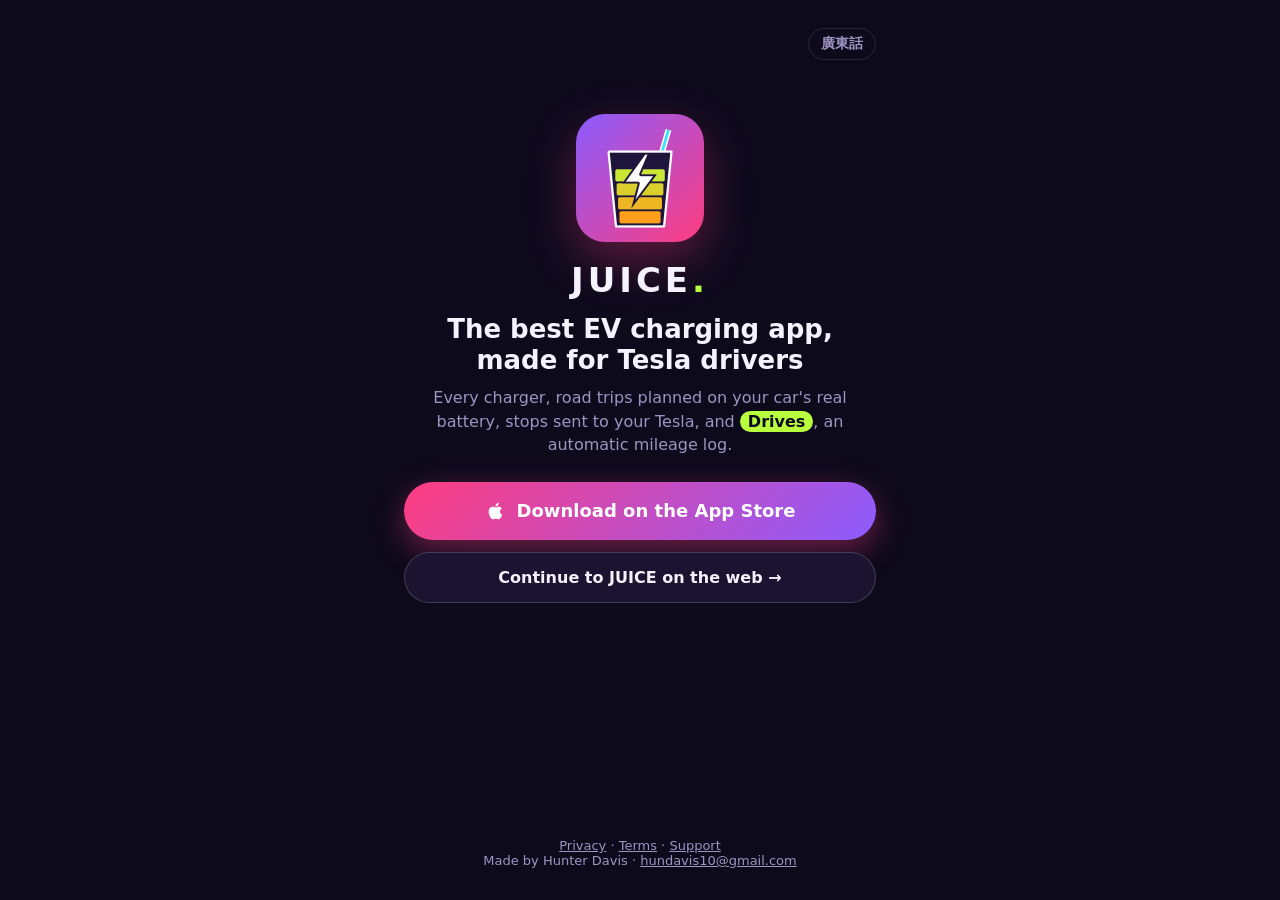
<file: index.html>
<!doctype html>
<html lang="en">
<head>
<meta charset="utf-8">
<meta name="viewport" content="width=device-width,initial-scale=1,viewport-fit=cover">
<title>JUICE EV: Charger Trip Planner</title>
<meta name="description" content="The best EV charging app, made for Tesla drivers: chargers, road trips on your real battery, and Drives, an automatic mileage log.">
<meta name="apple-itunes-app" content="app-id=6828181531">
<meta name="theme-color" content="#0D0A1C">
<meta property="og:title" content="JUICE EV: Charger Trip Planner">
<meta property="og:description" content="The best EV charging app, made for Tesla drivers: chargers, road trips on your real battery, and Drives, an automatic mileage log.">
<meta property="og:image" content="https://juiceev.app/icon-512.png">
<link rel="icon" href="icon-180.png">
<link rel="apple-touch-icon" href="icon-180.png">
<style>
:root{--bg:#0D0A1C;--card:#1A1430;--text:#F5F2FF;--muted:#9E94C2;--lime:#B8FF3D;--pink:#FF3D80;--violet:#8C5CFF}
*{box-sizing:border-box}
html,body{margin:0;background:var(--bg);color:var(--text);font-family:ui-rounded,"SF Pro Rounded",-apple-system,system-ui,"PingFang HK",sans-serif}
main{min-height:100svh;max-width:520px;margin:0 auto;padding:28px 24px 32px;display:flex;flex-direction:column;align-items:center;text-align:center}
.lang{align-self:flex-end;color:var(--muted);text-decoration:none;font-weight:700;font-size:14px;border:1px solid #ffffff1f;border-radius:999px;padding:6px 12px}
.icon{width:128px;height:128px;border-radius:22.5%;margin-top:6vh;box-shadow:0 18px 48px #ff3d8055}
.word{font-weight:900;font-size:34px;letter-spacing:4px;margin:18px 0 0}
.word span{color:var(--lime)}
h1{font-size:26px;line-height:1.2;font-weight:800;margin:14px 0 10px}
p{color:var(--muted);font-size:16px;line-height:1.45;margin:0 0 26px}
.chip{color:var(--bg);background:var(--lime);border-radius:999px;padding:1px 8px;font-weight:800;white-space:nowrap}
.store{display:flex;align-items:center;justify-content:center;gap:10px;width:100%;min-height:58px;border-radius:999px;color:#fff;text-decoration:none;font-weight:800;font-size:18px;background:linear-gradient(135deg,var(--pink),var(--violet));box-shadow:0 10px 30px #ff3d8066}
.store svg{width:22px;height:22px;fill:#fff}
.web{display:block;width:100%;margin-top:12px;padding:15px;border-radius:999px;color:var(--text);text-decoration:none;font-weight:700;font-size:16px;border:1px solid #ffffff2e;background:var(--card)}
footer{margin-top:auto;padding-top:36px;color:var(--muted);font-size:13px}
footer a{color:var(--muted)}
</style>
</head>
<body>
<main>
<a class="lang" href="zh-hk/" lang="zh-HK">廣東話</a>
<img class="icon" src="icon-512.png" alt="JUICE app icon" width="128" height="128">
<div class="word">JUICE<span>.</span></div>
<h1>The best EV charging app, made for Tesla drivers</h1>
<p>Every charger, road trips planned on your car's real battery, stops sent to your Tesla, and <span class="chip">Drives</span>, an automatic mileage log.</p>
<a class="store" href="https://apps.apple.com/app/id6828181531" id="appStore"><svg viewBox="0 0 24 24" aria-hidden="true"><path d="M16.37 12.6c-.02-2.3 1.88-3.4 1.96-3.46-1.07-1.56-2.73-1.78-3.32-1.8-1.41-.14-2.76.83-3.48.83-.72 0-1.82-.81-3-.79-1.54.02-2.96.9-3.76 2.28-1.6 2.78-.41 6.9 1.15 9.16.76 1.1 1.67 2.34 2.86 2.3 1.15-.05 1.58-.74 2.97-.74 1.38 0 1.77.74 2.98.72 1.23-.02 2.01-1.12 2.76-2.23.87-1.28 1.23-2.52 1.25-2.58-.03-.01-2.4-.92-2.42-3.66zM14.1 5.86c.63-.77 1.06-1.83.94-2.89-.91.04-2.01.61-2.66 1.37-.58.67-1.09 1.75-.96 2.79 1.02.08 2.05-.52 2.68-1.27z"/></svg>Download on the App Store</a>
<a class="web" href="app/" id="web">Continue to JUICE on the web →</a>
<footer><a href="privacy.html">Privacy</a> · <a href="terms.html">Terms</a> · <a href="support.html">Support</a><br>Made by Hunter Davis · <a href="mailto:hundavis10@gmail.com">hundavis10@gmail.com</a></footer>
</main>
</body>
</html>
</file>
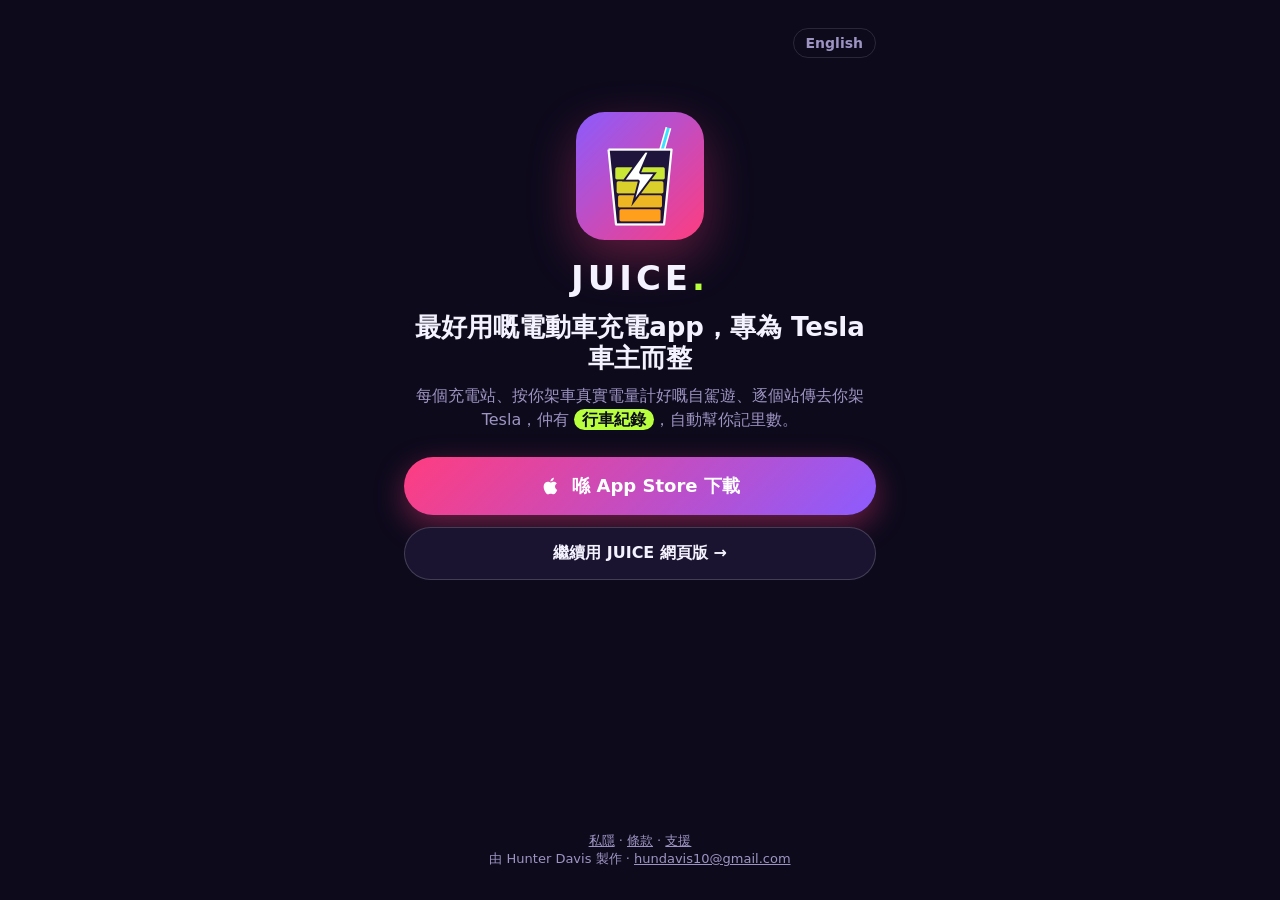
<file: zh-hk/index.html>
<!doctype html>
<html lang="zh-HK">
<head>
<meta charset="utf-8">
<meta name="viewport" content="width=device-width,initial-scale=1,viewport-fit=cover">
<title>JUICE EV：電動車充電同長途車程</title>
<meta name="description" content="最好用嘅電動車充電app，專為Tesla車主而整：充電站、按真實電量計嘅自駕遊，仲有自動記里數嘅行車紀錄。">
<meta name="apple-itunes-app" content="app-id=6828181531">
<meta name="theme-color" content="#0D0A1C">
<meta property="og:title" content="JUICE EV：電動車充電同長途車程">
<meta property="og:description" content="最好用嘅電動車充電app，專為Tesla車主而整：充電站、按真實電量計嘅自駕遊，仲有自動記里數嘅行車紀錄。">
<meta property="og:image" content="https://juiceev.app/icon-512.png">
<link rel="icon" href="../icon-180.png">
<link rel="apple-touch-icon" href="../icon-180.png">
<style>
:root{--bg:#0D0A1C;--card:#1A1430;--text:#F5F2FF;--muted:#9E94C2;--lime:#B8FF3D;--pink:#FF3D80;--violet:#8C5CFF}
*{box-sizing:border-box}
html,body{margin:0;background:var(--bg);color:var(--text);font-family:ui-rounded,"SF Pro Rounded",-apple-system,system-ui,"PingFang HK",sans-serif}
main{min-height:100svh;max-width:520px;margin:0 auto;padding:28px 24px 32px;display:flex;flex-direction:column;align-items:center;text-align:center}
.lang{align-self:flex-end;color:var(--muted);text-decoration:none;font-weight:700;font-size:14px;border:1px solid #ffffff1f;border-radius:999px;padding:6px 12px}
.icon{width:128px;height:128px;border-radius:22.5%;margin-top:6vh;box-shadow:0 18px 48px #ff3d8055}
.word{font-weight:900;font-size:34px;letter-spacing:4px;margin:18px 0 0}
.word span{color:var(--lime)}
h1{font-size:26px;line-height:1.2;font-weight:800;margin:14px 0 10px}
p{color:var(--muted);font-size:16px;line-height:1.45;margin:0 0 26px}
.chip{color:var(--bg);background:var(--lime);border-radius:999px;padding:1px 8px;font-weight:800;white-space:nowrap}
.store{display:flex;align-items:center;justify-content:center;gap:10px;width:100%;min-height:58px;border-radius:999px;color:#fff;text-decoration:none;font-weight:800;font-size:18px;background:linear-gradient(135deg,var(--pink),var(--violet));box-shadow:0 10px 30px #ff3d8066}
.store svg{width:22px;height:22px;fill:#fff}
.web{display:block;width:100%;margin-top:12px;padding:15px;border-radius:999px;color:var(--text);text-decoration:none;font-weight:700;font-size:16px;border:1px solid #ffffff2e;background:var(--card)}
footer{margin-top:auto;padding-top:36px;color:var(--muted);font-size:13px}
footer a{color:var(--muted)}
</style>
</head>
<body>
<main>
<a class="lang" href="../" lang="en">English</a>
<img class="icon" src="../icon-512.png" alt="JUICE app icon" width="128" height="128">
<div class="word">JUICE<span>.</span></div>
<h1>最好用嘅電動車充電app，專為 Tesla 車主而整</h1>
<p>每個充電站、按你架車真實電量計好嘅自駕遊、逐個站傳去你架 Tesla，仲有 <span class="chip">行車紀錄</span>，自動幫你記里數。</p>
<a class="store" href="https://apps.apple.com/app/id6828181531" id="appStore"><svg viewBox="0 0 24 24" aria-hidden="true"><path d="M16.37 12.6c-.02-2.3 1.88-3.4 1.96-3.46-1.07-1.56-2.73-1.78-3.32-1.8-1.41-.14-2.76.83-3.48.83-.72 0-1.82-.81-3-.79-1.54.02-2.96.9-3.76 2.28-1.6 2.78-.41 6.9 1.15 9.16.76 1.1 1.67 2.34 2.86 2.3 1.15-.05 1.58-.74 2.97-.74 1.38 0 1.77.74 2.98.72 1.23-.02 2.01-1.12 2.76-2.23.87-1.28 1.23-2.52 1.25-2.58-.03-.01-2.4-.92-2.42-3.66zM14.1 5.86c.63-.77 1.06-1.83.94-2.89-.91.04-2.01.61-2.66 1.37-.58.67-1.09 1.75-.96 2.79 1.02.08 2.05-.52 2.68-1.27z"/></svg>喺 App Store 下載</a>
<a class="web" href="app/" id="web">繼續用 JUICE 網頁版 →</a>
<footer><a href="privacy.html">私隱</a> · <a href="terms.html">條款</a> · <a href="support.html">支援</a><br>由 Hunter Davis 製作 · <a href="mailto:hundavis10@gmail.com">hundavis10@gmail.com</a></footer>
</main>
</body>
</html>
</file>
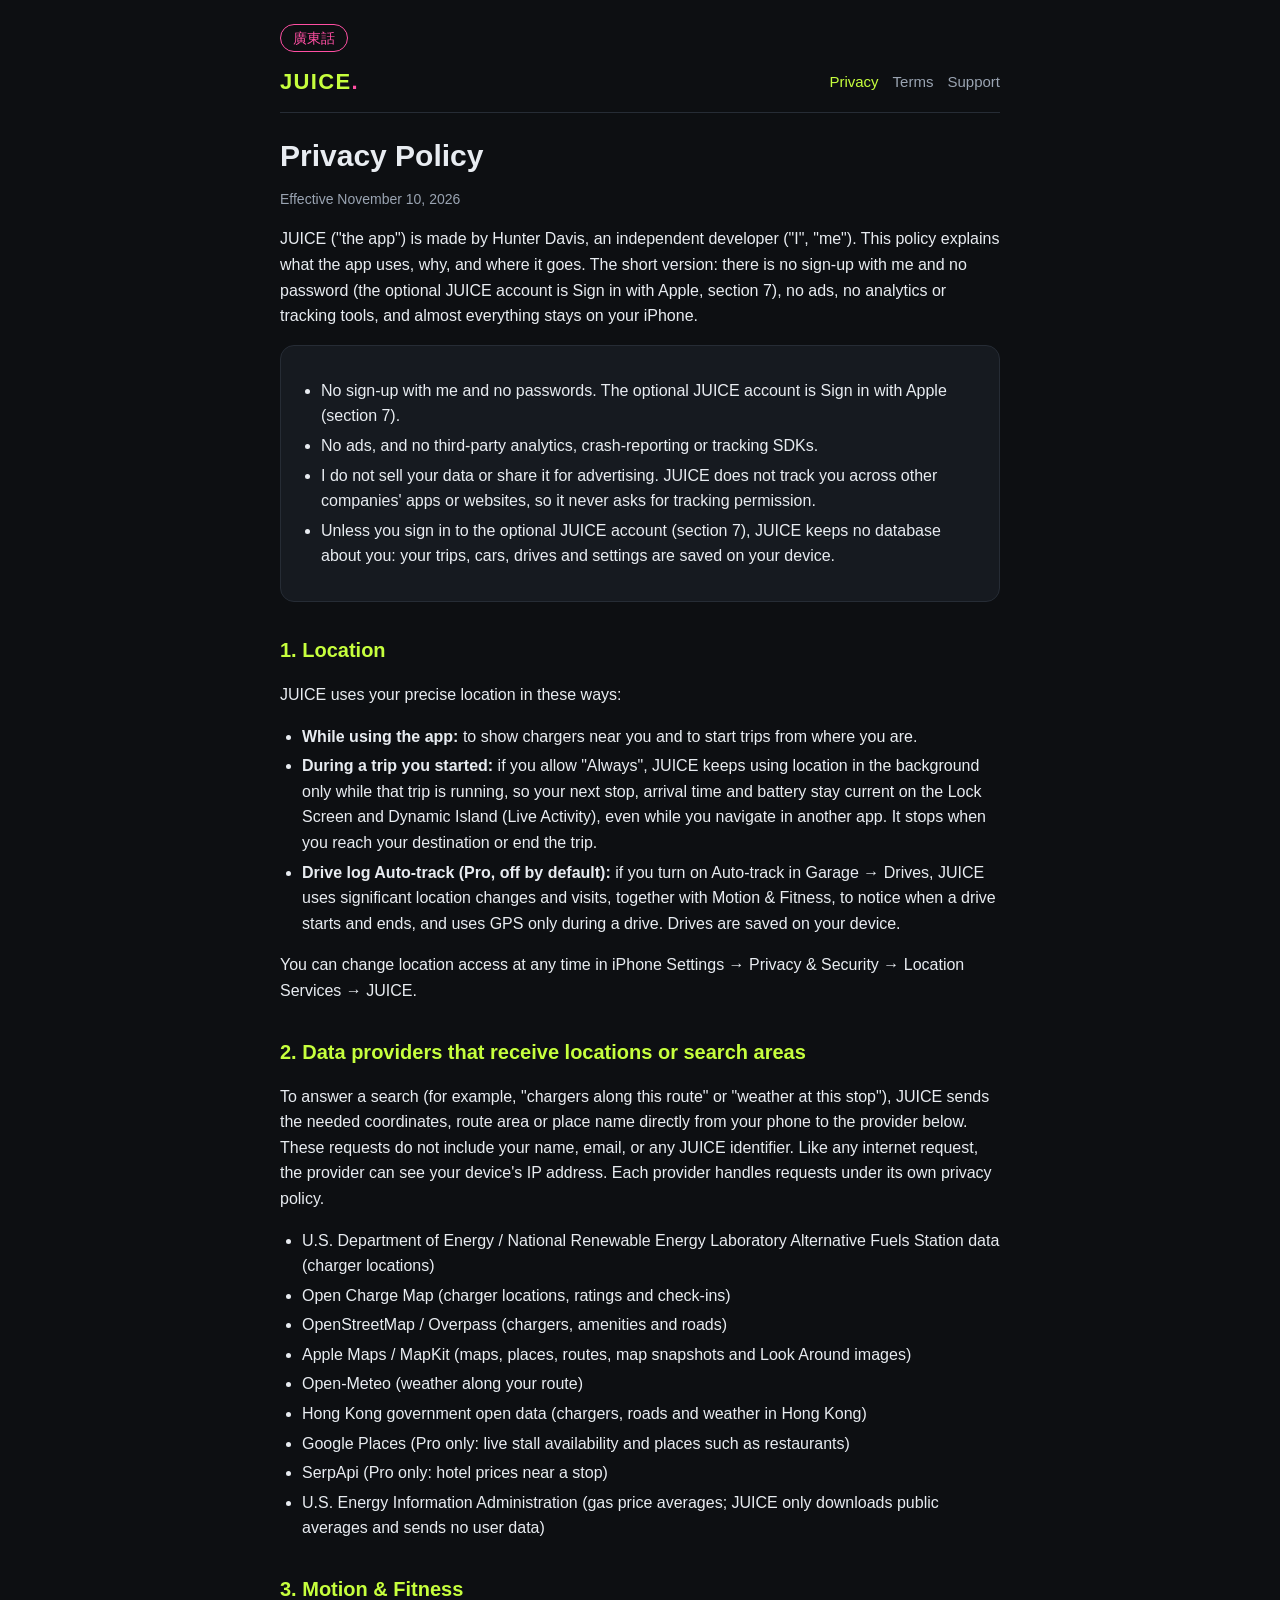
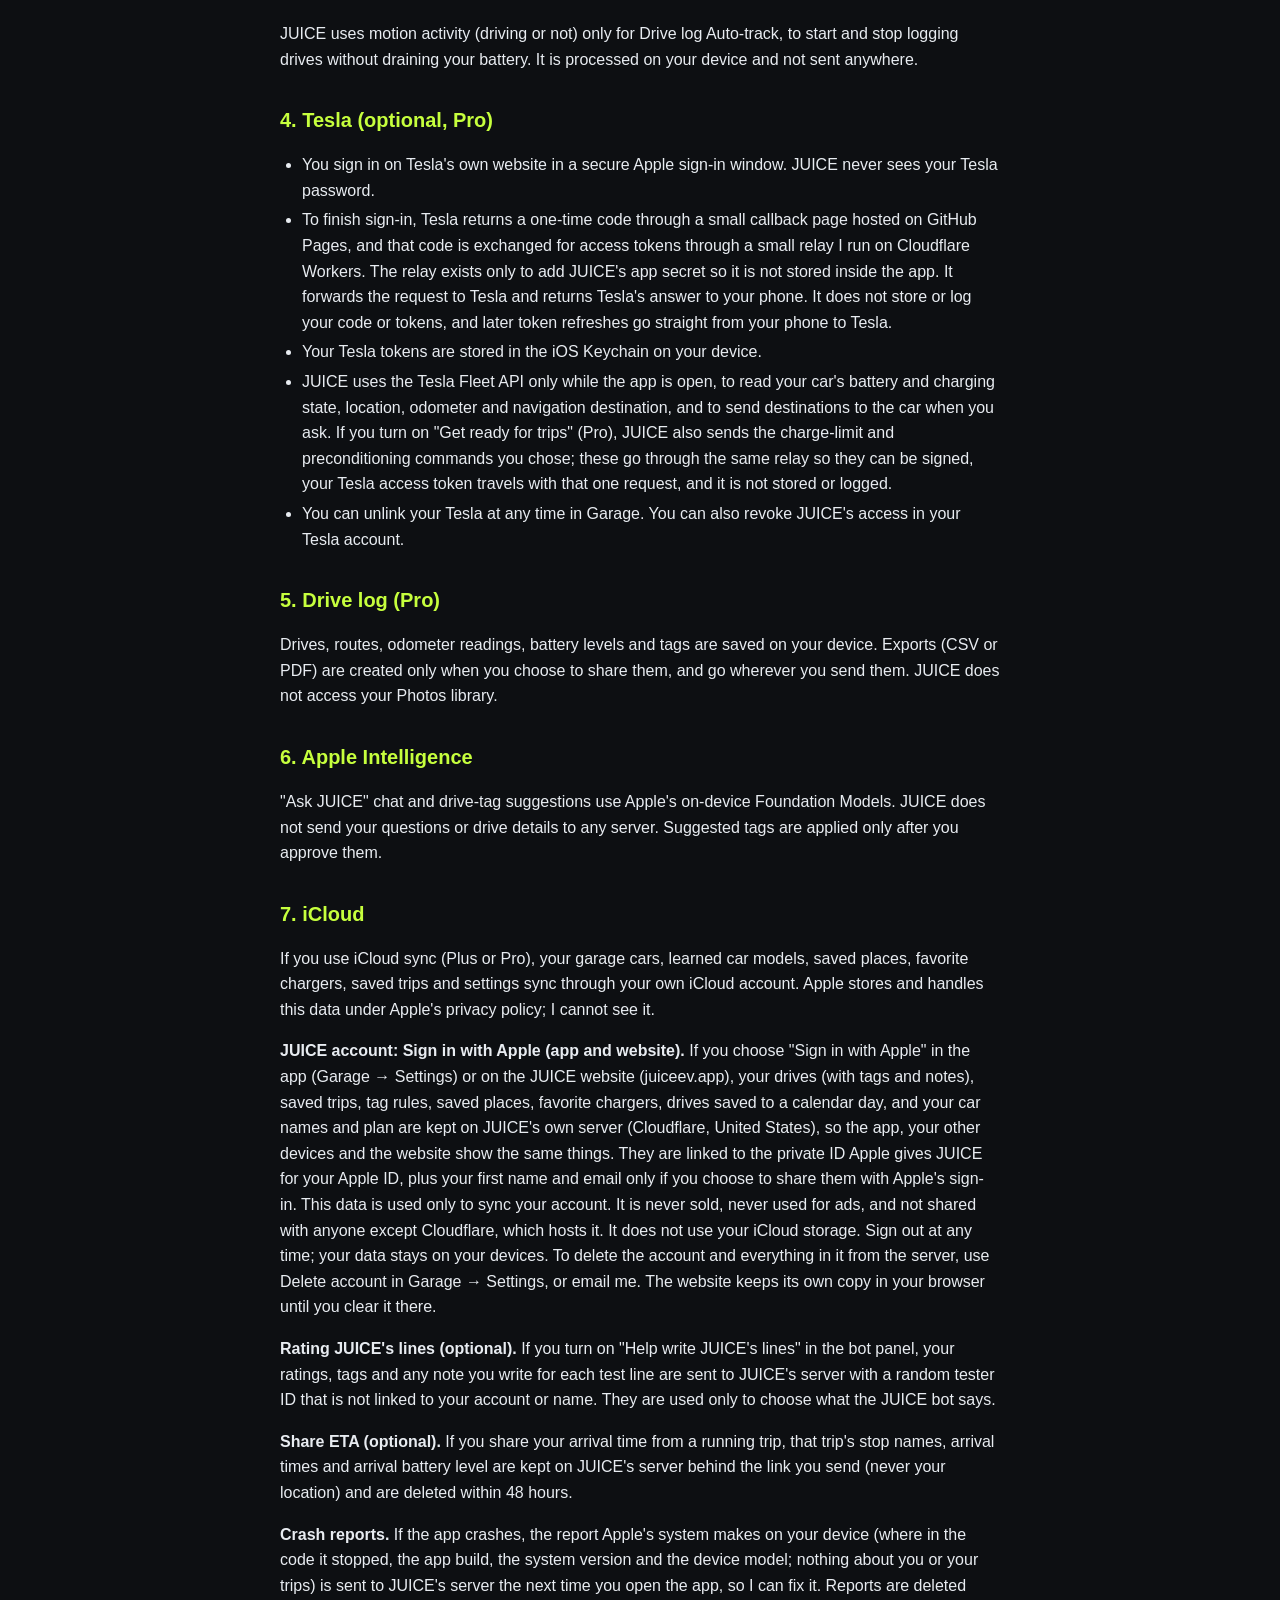
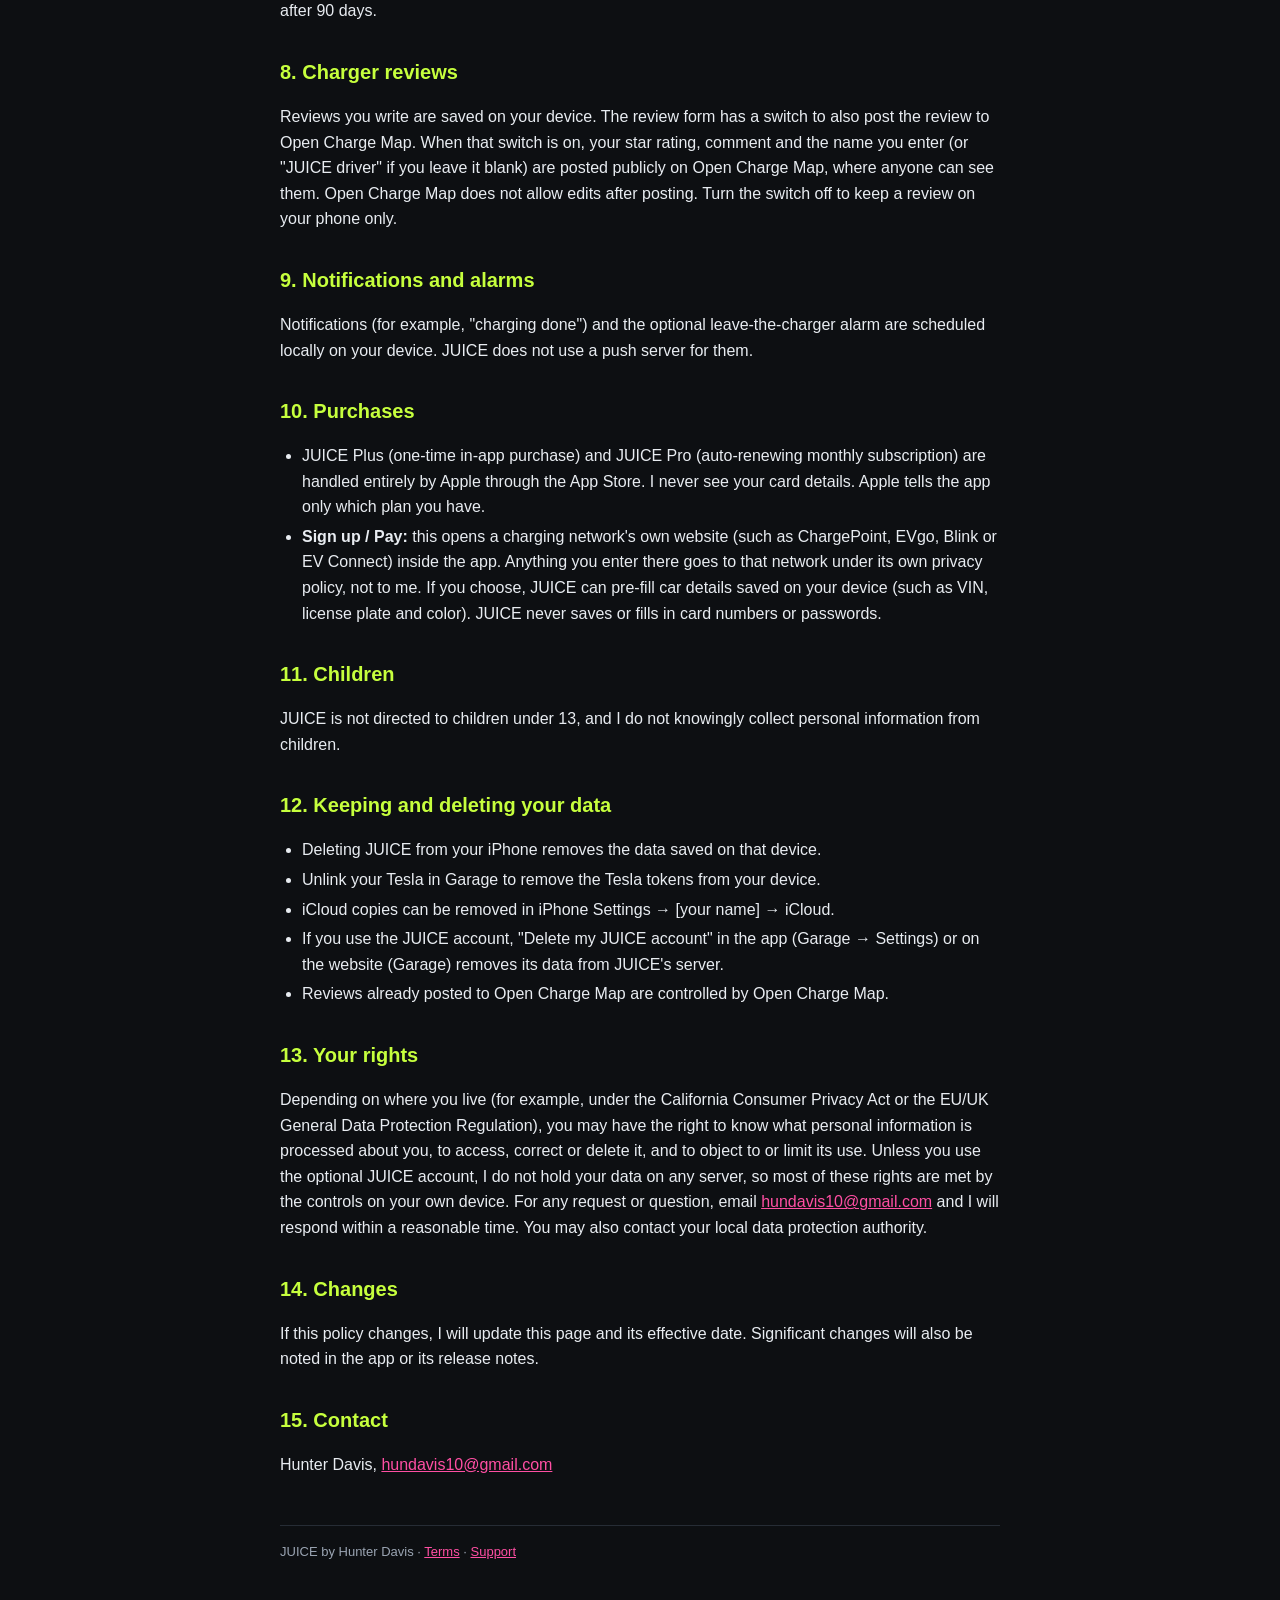
<file: privacy.html>
<!doctype html>
<html lang="en">
<head>
<meta charset="utf-8">
<meta name="viewport" content="width=device-width,initial-scale=1">
<title>JUICE Privacy Policy</title>
<link rel="stylesheet" href="style.css">
</head>
<body>
<main>
<a class="lang" href="zh-hk/privacy.html" lang="zh-HK">廣東話</a>
<header class="top">
<a class="brand" href="index.html">JUICE<span>.</span></a>
<nav><a class="on" href="privacy.html">Privacy</a><a href="terms.html">Terms</a><a href="support.html">Support</a></nav>
</header>
<h1>Privacy Policy</h1>
<p class="muted">Effective November 10, 2026</p>

<p>JUICE ("the app") is made by Hunter Davis, an independent developer ("I", "me"). This policy explains what the app uses, why, and where it goes. The short version: there is no sign-up with me and no password (the optional JUICE account is Sign in with Apple, section 7), no ads, no analytics or tracking tools, and almost everything stays on your iPhone.</p>

<div class="card">
<ul>
<li>No sign-up with me and no passwords. The optional JUICE account is Sign in with Apple (section 7).</li>
<li>No ads, and no third-party analytics, crash-reporting or tracking SDKs.</li>
<li>I do not sell your data or share it for advertising. JUICE does not track you across other companies' apps or websites, so it never asks for tracking permission.</li>
<li>Unless you sign in to the optional JUICE account (section 7), JUICE keeps no database about you: your trips, cars, drives and settings are saved on your device.</li>
</ul>
</div>

<h2>1. Location</h2>
<p>JUICE uses your precise location in these ways:</p>
<ul>
<li><b>While using the app:</b> to show chargers near you and to start trips from where you are.</li>
<li><b>During a trip you started:</b> if you allow "Always", JUICE keeps using location in the background only while that trip is running, so your next stop, arrival time and battery stay current on the Lock Screen and Dynamic Island (Live Activity), even while you navigate in another app. It stops when you reach your destination or end the trip.</li>
<li><b>Drive log Auto-track (Pro, off by default):</b> if you turn on Auto-track in Garage → Drives, JUICE uses significant location changes and visits, together with Motion &amp; Fitness, to notice when a drive starts and ends, and uses GPS only during a drive. Drives are saved on your device.</li>
</ul>
<p>You can change location access at any time in iPhone Settings → Privacy &amp; Security → Location Services → JUICE.</p>

<h2>2. Data providers that receive locations or search areas</h2>
<p>To answer a search (for example, "chargers along this route" or "weather at this stop"), JUICE sends the needed coordinates, route area or place name directly from your phone to the provider below. These requests do not include your name, email, or any JUICE identifier. Like any internet request, the provider can see your device's IP address. Each provider handles requests under its own privacy policy.</p>
<ul>
<li>U.S. Department of Energy / National Renewable Energy Laboratory Alternative Fuels Station data (charger locations)</li>
<li>Open Charge Map (charger locations, ratings and check-ins)</li>
<li>OpenStreetMap / Overpass (chargers, amenities and roads)</li>
<li>Apple Maps / MapKit (maps, places, routes, map snapshots and Look Around images)</li>
<li>Open-Meteo (weather along your route)</li>
<li>Hong Kong government open data (chargers, roads and weather in Hong Kong)</li>
<li>Google Places (Pro only: live stall availability and places such as restaurants)</li>
<li>SerpApi (Pro only: hotel prices near a stop)</li>
<li>U.S. Energy Information Administration (gas price averages; JUICE only downloads public averages and sends no user data)</li>
</ul>

<h2>3. Motion &amp; Fitness</h2>
<p>JUICE uses motion activity (driving or not) only for Drive log Auto-track, to start and stop logging drives without draining your battery. It is processed on your device and not sent anywhere.</p>

<h2>4. Tesla (optional, Pro)</h2>
<ul>
<li>You sign in on Tesla's own website in a secure Apple sign-in window. JUICE never sees your Tesla password.</li>
<li>To finish sign-in, Tesla returns a one-time code through a small callback page hosted on GitHub Pages, and that code is exchanged for access tokens through a small relay I run on Cloudflare Workers. The relay exists only to add JUICE's app secret so it is not stored inside the app. It forwards the request to Tesla and returns Tesla's answer to your phone. It does not store or log your code or tokens, and later token refreshes go straight from your phone to Tesla.</li>
<li>Your Tesla tokens are stored in the iOS Keychain on your device.</li>
<li>JUICE uses the Tesla Fleet API only while the app is open, to read your car's battery and charging state, location, odometer and navigation destination, and to send destinations to the car when you ask. If you turn on "Get ready for trips" (Pro), JUICE also sends the charge-limit and preconditioning commands you chose; these go through the same relay so they can be signed, your Tesla access token travels with that one request, and it is not stored or logged.</li>
<li>You can unlink your Tesla at any time in Garage. You can also revoke JUICE's access in your Tesla account.</li>
</ul>

<h2>5. Drive log (Pro)</h2>
<p>Drives, routes, odometer readings, battery levels and tags are saved on your device. Exports (CSV or PDF) are created only when you choose to share them, and go wherever you send them. JUICE does not access your Photos library.</p>

<h2>6. Apple Intelligence</h2>
<p>"Ask JUICE" chat and drive-tag suggestions use Apple's on-device Foundation Models. JUICE does not send your questions or drive details to any server. Suggested tags are applied only after you approve them.</p>

<h2>7. iCloud</h2>
<p>If you use iCloud sync (Plus or Pro), your garage cars, learned car models, saved places, favorite chargers, saved trips and settings sync through your own iCloud account. Apple stores and handles this data under Apple's privacy policy; I cannot see it.</p>
<p><strong>JUICE account: Sign in with Apple (app and website).</strong> If you choose "Sign in with Apple" in the app (Garage → Settings) or on the JUICE website (juiceev.app), your drives (with tags and notes), saved trips, tag rules, saved places, favorite chargers, drives saved to a calendar day, and your car names and plan are kept on JUICE's own server (Cloudflare, United States), so the app, your other devices and the website show the same things. They are linked to the private ID Apple gives JUICE for your Apple ID, plus your first name and email only if you choose to share them with Apple's sign-in. This data is used only to sync your account. It is never sold, never used for ads, and not shared with anyone except Cloudflare, which hosts it. It does not use your iCloud storage. Sign out at any time; your data stays on your devices. To delete the account and everything in it from the server, use Delete account in Garage → Settings, or email me. The website keeps its own copy in your browser until you clear it there.</p>
<p><strong>Rating JUICE's lines (optional).</strong> If you turn on "Help write JUICE's lines" in the bot panel, your ratings, tags and any note you write for each test line are sent to JUICE's server with a random tester ID that is not linked to your account or name. They are used only to choose what the JUICE bot says.</p>

<p><strong>Share ETA (optional).</strong> If you share your arrival time from a running trip, that trip's stop names, arrival times and arrival battery level are kept on JUICE's server behind the link you send (never your location) and are deleted within 48 hours.</p>
<p><strong>Crash reports.</strong> If the app crashes, the report Apple's system makes on your device (where in the code it stopped, the app build, the system version and the device model; nothing about you or your trips) is sent to JUICE's server the next time you open the app, so I can fix it. Reports are deleted after 90 days.</p>

<h2>8. Charger reviews</h2>
<p>Reviews you write are saved on your device. The review form has a switch to also post the review to Open Charge Map. When that switch is on, your star rating, comment and the name you enter (or "JUICE driver" if you leave it blank) are posted publicly on Open Charge Map, where anyone can see them. Open Charge Map does not allow edits after posting. Turn the switch off to keep a review on your phone only.</p>

<h2>9. Notifications and alarms</h2>
<p>Notifications (for example, "charging done") and the optional leave-the-charger alarm are scheduled locally on your device. JUICE does not use a push server for them.</p>

<h2>10. Purchases</h2>
<ul>
<li>JUICE Plus (one-time in-app purchase) and JUICE Pro (auto-renewing monthly subscription) are handled entirely by Apple through the App Store. I never see your card details. Apple tells the app only which plan you have.</li>
<li><b>Sign up / Pay:</b> this opens a charging network's own website (such as ChargePoint, EVgo, Blink or EV Connect) inside the app. Anything you enter there goes to that network under its own privacy policy, not to me. If you choose, JUICE can pre-fill car details saved on your device (such as VIN, license plate and color). JUICE never saves or fills in card numbers or passwords.</li>
</ul>

<h2>11. Children</h2>
<p>JUICE is not directed to children under 13, and I do not knowingly collect personal information from children.</p>

<h2>12. Keeping and deleting your data</h2>
<ul>
<li>Deleting JUICE from your iPhone removes the data saved on that device.</li>
<li>Unlink your Tesla in Garage to remove the Tesla tokens from your device.</li>
<li>iCloud copies can be removed in iPhone Settings → [your name] → iCloud.</li>
<li>If you use the JUICE account, "Delete my JUICE account" in the app (Garage → Settings) or on the website (Garage) removes its data from JUICE's server.</li>
<li>Reviews already posted to Open Charge Map are controlled by Open Charge Map.</li>
</ul>

<h2>13. Your rights</h2>
<p>Depending on where you live (for example, under the California Consumer Privacy Act or the EU/UK General Data Protection Regulation), you may have the right to know what personal information is processed about you, to access, correct or delete it, and to object to or limit its use. Unless you use the optional JUICE account, I do not hold your data on any server, so most of these rights are met by the controls on your own device. For any request or question, email <a href="mailto:hundavis10@gmail.com">hundavis10@gmail.com</a> and I will respond within a reasonable time. You may also contact your local data protection authority.</p>

<h2>14. Changes</h2>
<p>If this policy changes, I will update this page and its effective date. Significant changes will also be noted in the app or its release notes.</p>

<h2>15. Contact</h2>
<p>Hunter Davis, <a href="mailto:hundavis10@gmail.com">hundavis10@gmail.com</a></p>

<footer>JUICE by Hunter Davis · <a href="terms.html">Terms</a> · <a href="support.html">Support</a></footer>
</main>
</body>
</html>
</file>
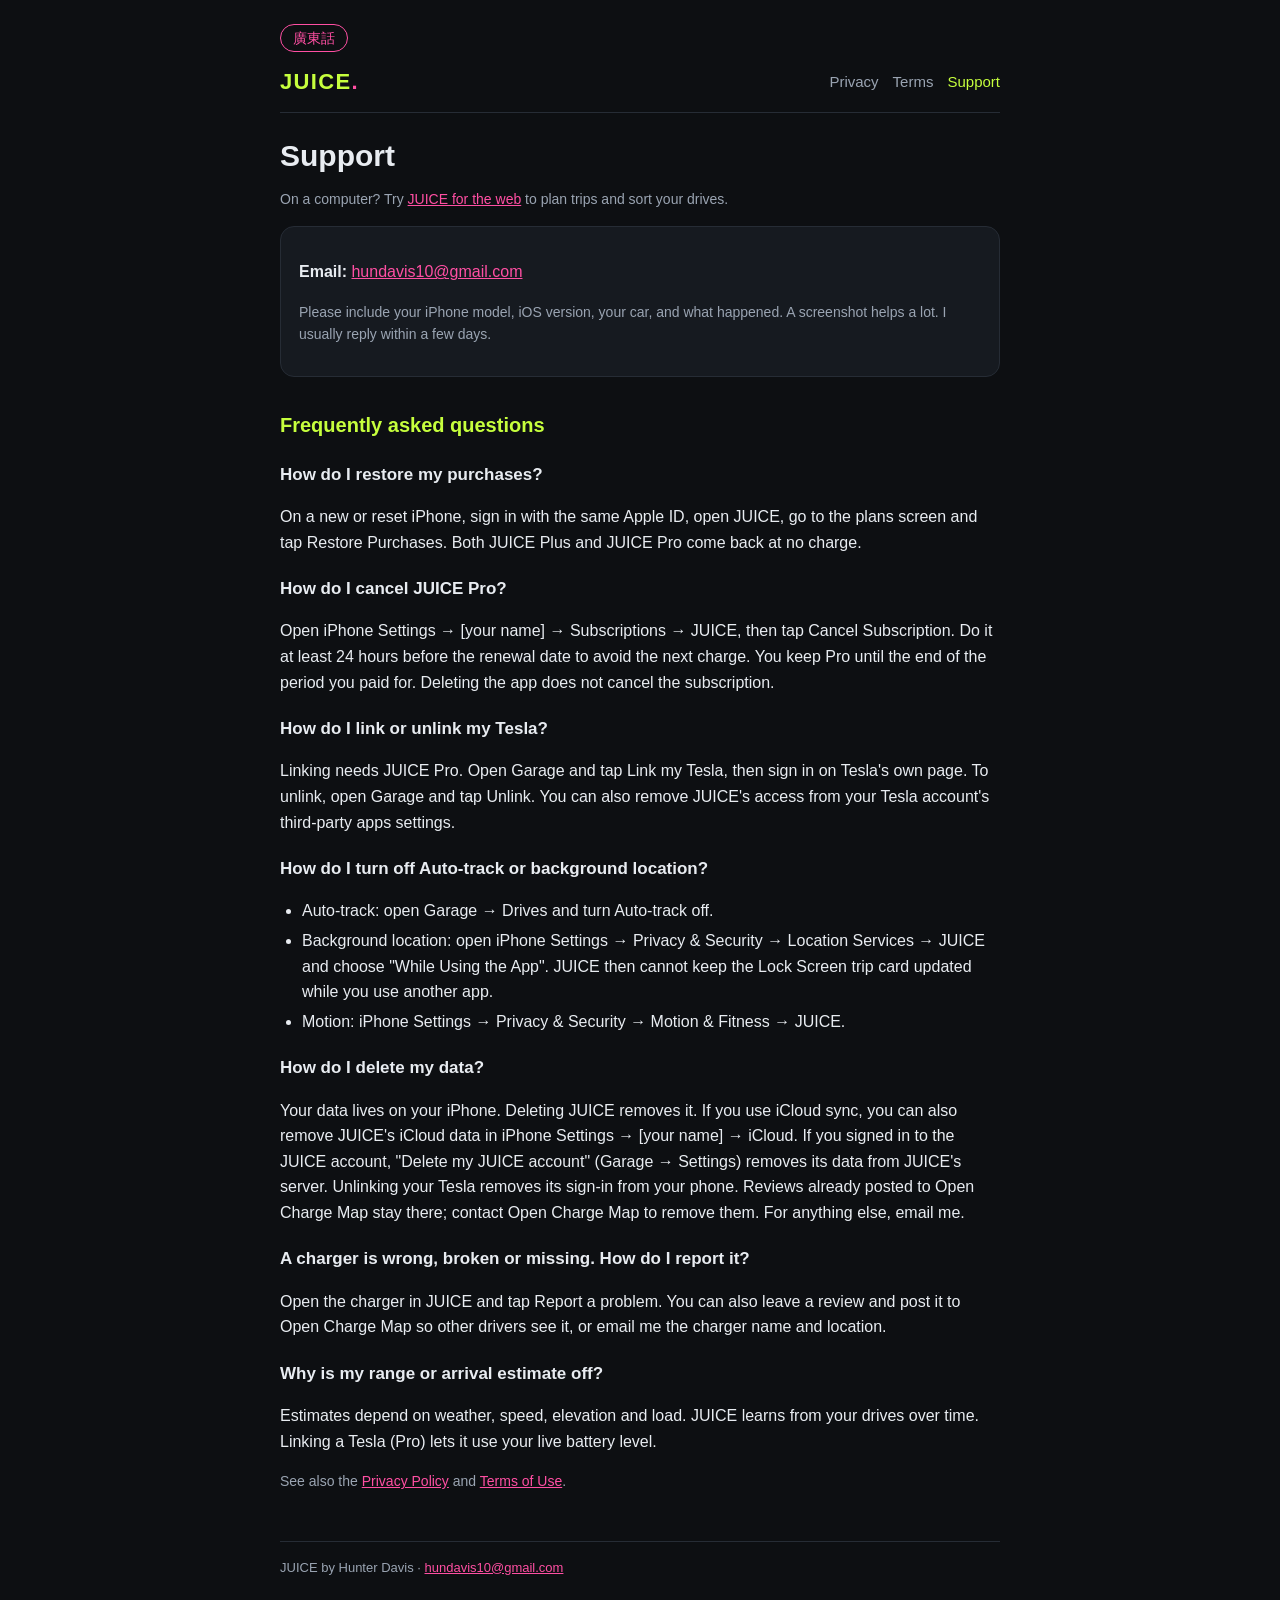
<file: support.html>
<!doctype html>
<html lang="en">
<head>
<meta charset="utf-8">
<meta name="viewport" content="width=device-width,initial-scale=1">
<title>JUICE Support</title>
<link rel="stylesheet" href="style.css">
</head>
<body>
<main>
<a class="lang" href="zh-hk/support.html" lang="zh-HK">廣東話</a>
<header class="top">
<a class="brand" href="index.html">JUICE<span>.</span></a>
<nav><a href="privacy.html">Privacy</a><a href="terms.html">Terms</a><a class="on" href="support.html">Support</a></nav>
</header>
<h1>Support</h1>
<p class="muted">On a computer? Try <a href="app/">JUICE for the web</a> to plan trips and sort your drives.</p>

<div class="card">
<p><b>Email:</b> <a href="mailto:hundavis10@gmail.com?subject=JUICE%20support">hundavis10@gmail.com</a></p>
<p class="muted">Please include your iPhone model, iOS version, your car, and what happened. A screenshot helps a lot. I usually reply within a few days.</p>
</div>

<h2>Frequently asked questions</h2>

<h3>How do I restore my purchases?</h3>
<p>On a new or reset iPhone, sign in with the same Apple ID, open JUICE, go to the plans screen and tap Restore Purchases. Both JUICE Plus and JUICE Pro come back at no charge.</p>

<h3>How do I cancel JUICE Pro?</h3>
<p>Open iPhone Settings → [your name] → Subscriptions → JUICE, then tap Cancel Subscription. Do it at least 24 hours before the renewal date to avoid the next charge. You keep Pro until the end of the period you paid for. Deleting the app does not cancel the subscription.</p>

<h3>How do I link or unlink my Tesla?</h3>
<p>Linking needs JUICE Pro. Open Garage and tap Link my Tesla, then sign in on Tesla's own page. To unlink, open Garage and tap Unlink. You can also remove JUICE's access from your Tesla account's third-party apps settings.</p>

<h3>How do I turn off Auto-track or background location?</h3>
<ul>
<li>Auto-track: open Garage → Drives and turn Auto-track off.</li>
<li>Background location: open iPhone Settings → Privacy &amp; Security → Location Services → JUICE and choose "While Using the App". JUICE then cannot keep the Lock Screen trip card updated while you use another app.</li>
<li>Motion: iPhone Settings → Privacy &amp; Security → Motion &amp; Fitness → JUICE.</li>
</ul>

<h3>How do I delete my data?</h3>
<p>Your data lives on your iPhone. Deleting JUICE removes it. If you use iCloud sync, you can also remove JUICE's iCloud data in iPhone Settings → [your name] → iCloud. If you signed in to the JUICE account, "Delete my JUICE account" (Garage → Settings) removes its data from JUICE's server. Unlinking your Tesla removes its sign-in from your phone. Reviews already posted to Open Charge Map stay there; contact Open Charge Map to remove them. For anything else, email me.</p>

<h3>A charger is wrong, broken or missing. How do I report it?</h3>
<p>Open the charger in JUICE and tap Report a problem. You can also leave a review and post it to Open Charge Map so other drivers see it, or email me the charger name and location.</p>

<h3>Why is my range or arrival estimate off?</h3>
<p>Estimates depend on weather, speed, elevation and load. JUICE learns from your drives over time. Linking a Tesla (Pro) lets it use your live battery level.</p>

<p class="muted">See also the <a href="privacy.html">Privacy Policy</a> and <a href="terms.html">Terms of Use</a>.</p>

<footer>JUICE by Hunter Davis · <a href="mailto:hundavis10@gmail.com">hundavis10@gmail.com</a></footer>
</main>
</body>
</html>
</file>
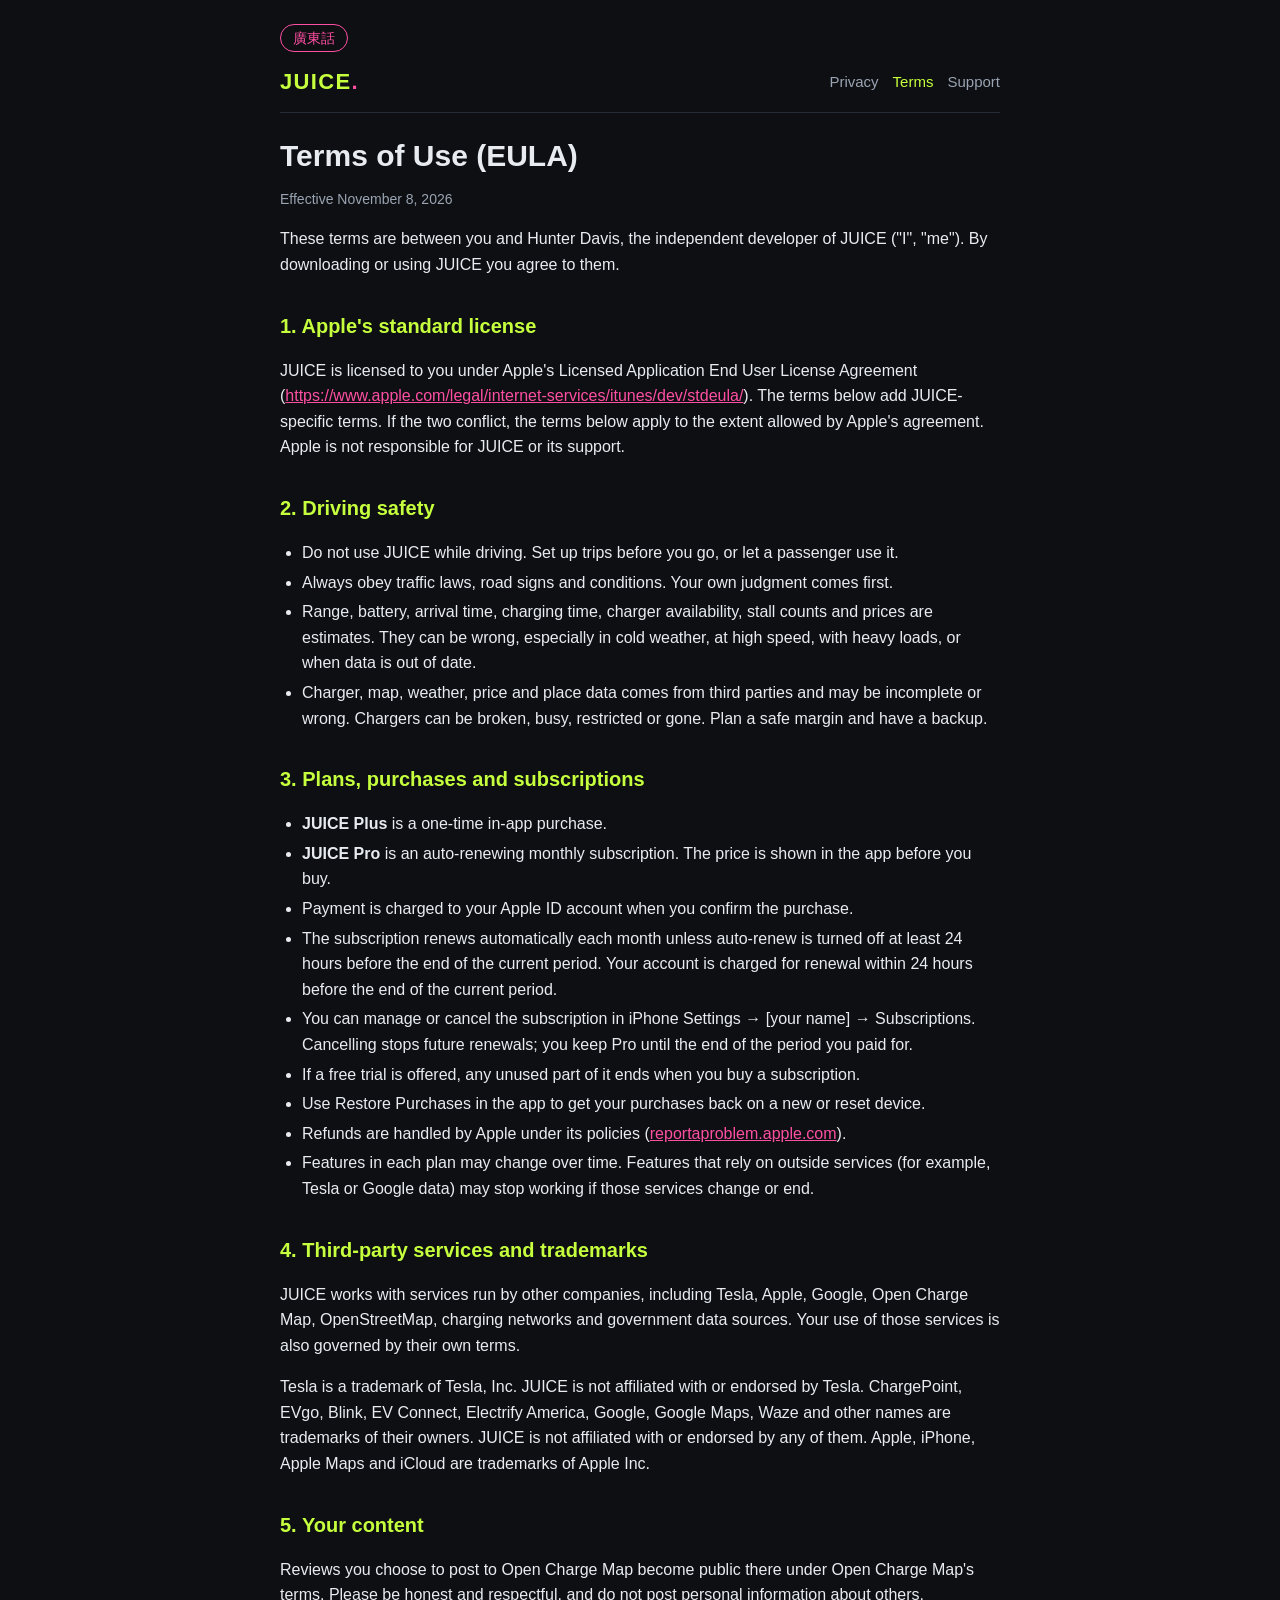
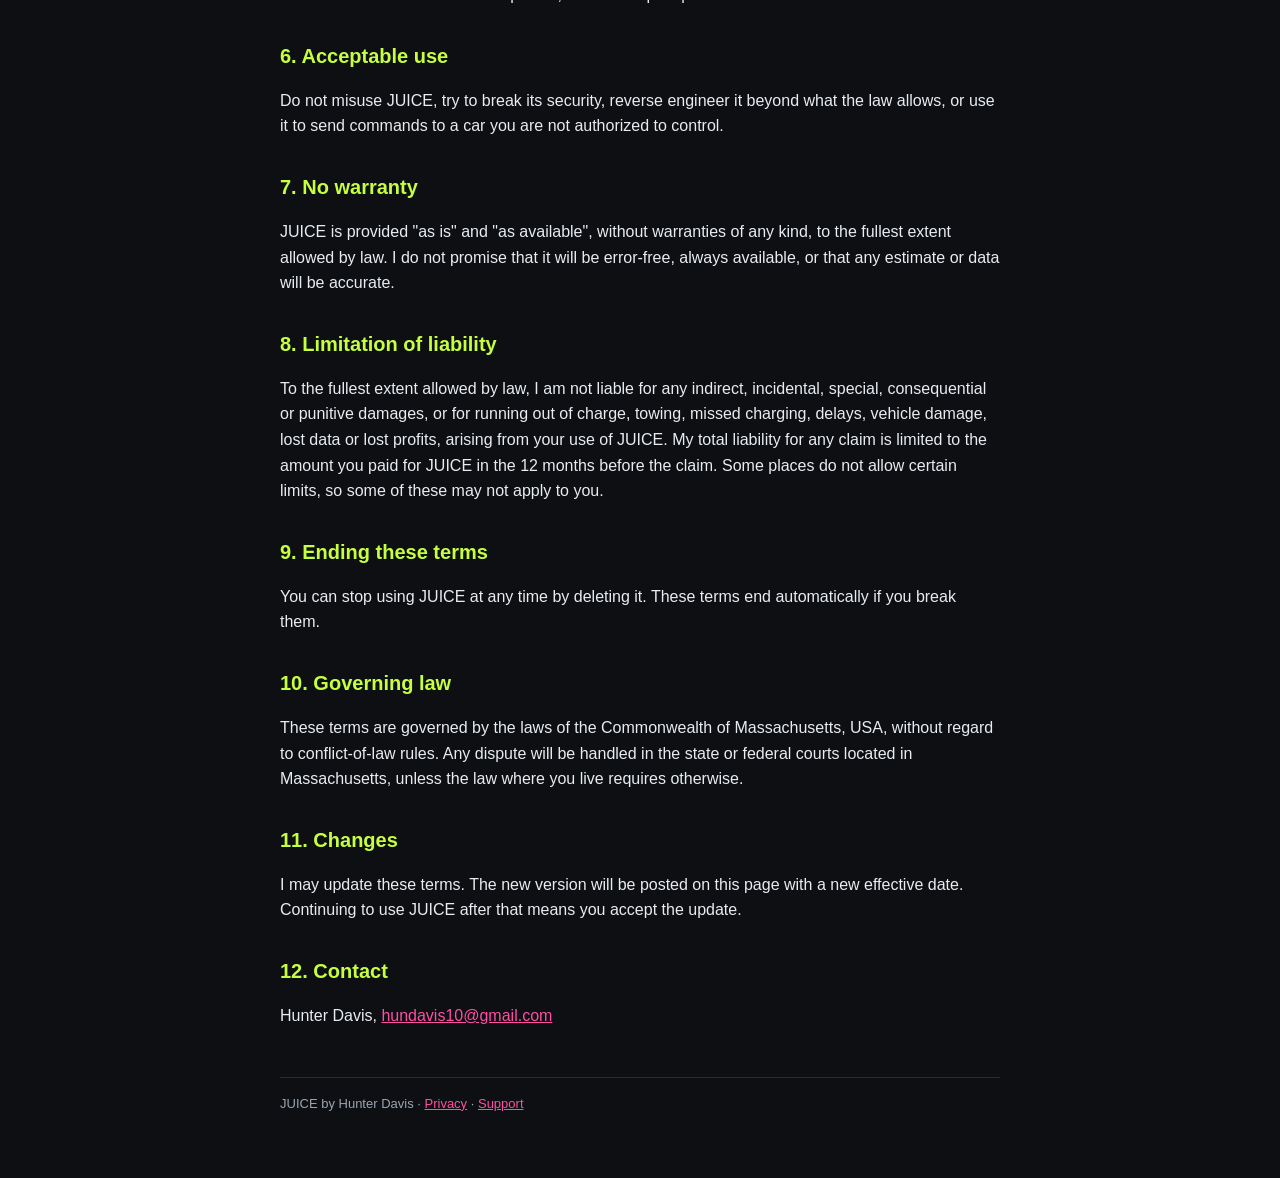
<file: terms.html>
<!doctype html>
<html lang="en">
<head>
<meta charset="utf-8">
<meta name="viewport" content="width=device-width,initial-scale=1">
<title>JUICE Terms of Use</title>
<link rel="stylesheet" href="style.css">
</head>
<body>
<main>
<a class="lang" href="zh-hk/terms.html" lang="zh-HK">廣東話</a>
<header class="top">
<a class="brand" href="index.html">JUICE<span>.</span></a>
<nav><a href="privacy.html">Privacy</a><a class="on" href="terms.html">Terms</a><a href="support.html">Support</a></nav>
</header>
<h1>Terms of Use (EULA)</h1>
<p class="muted">Effective November 8, 2026</p>

<p>These terms are between you and Hunter Davis, the independent developer of JUICE ("I", "me"). By downloading or using JUICE you agree to them.</p>

<h2>1. Apple's standard license</h2>
<p>JUICE is licensed to you under Apple's Licensed Application End User License Agreement (<a href="https://www.apple.com/legal/internet-services/itunes/dev/stdeula/">https://www.apple.com/legal/internet-services/itunes/dev/stdeula/</a>). The terms below add JUICE-specific terms. If the two conflict, the terms below apply to the extent allowed by Apple's agreement. Apple is not responsible for JUICE or its support.</p>

<h2>2. Driving safety</h2>
<ul>
<li>Do not use JUICE while driving. Set up trips before you go, or let a passenger use it.</li>
<li>Always obey traffic laws, road signs and conditions. Your own judgment comes first.</li>
<li>Range, battery, arrival time, charging time, charger availability, stall counts and prices are estimates. They can be wrong, especially in cold weather, at high speed, with heavy loads, or when data is out of date.</li>
<li>Charger, map, weather, price and place data comes from third parties and may be incomplete or wrong. Chargers can be broken, busy, restricted or gone. Plan a safe margin and have a backup.</li>
</ul>

<h2>3. Plans, purchases and subscriptions</h2>
<ul>
<li><b>JUICE Plus</b> is a one-time in-app purchase.</li>
<li><b>JUICE Pro</b> is an auto-renewing monthly subscription. The price is shown in the app before you buy.</li>
<li>Payment is charged to your Apple ID account when you confirm the purchase.</li>
<li>The subscription renews automatically each month unless auto-renew is turned off at least 24 hours before the end of the current period. Your account is charged for renewal within 24 hours before the end of the current period.</li>
<li>You can manage or cancel the subscription in iPhone Settings → [your name] → Subscriptions. Cancelling stops future renewals; you keep Pro until the end of the period you paid for.</li>
<li>If a free trial is offered, any unused part of it ends when you buy a subscription.</li>
<li>Use Restore Purchases in the app to get your purchases back on a new or reset device.</li>
<li>Refunds are handled by Apple under its policies (<a href="https://reportaproblem.apple.com">reportaproblem.apple.com</a>).</li>
<li>Features in each plan may change over time. Features that rely on outside services (for example, Tesla or Google data) may stop working if those services change or end.</li>
</ul>

<h2>4. Third-party services and trademarks</h2>
<p>JUICE works with services run by other companies, including Tesla, Apple, Google, Open Charge Map, OpenStreetMap, charging networks and government data sources. Your use of those services is also governed by their own terms.</p>
<p>Tesla is a trademark of Tesla, Inc. JUICE is not affiliated with or endorsed by Tesla. ChargePoint, EVgo, Blink, EV Connect, Electrify America, Google, Google Maps, Waze and other names are trademarks of their owners. JUICE is not affiliated with or endorsed by any of them. Apple, iPhone, Apple Maps and iCloud are trademarks of Apple Inc.</p>

<h2>5. Your content</h2>
<p>Reviews you choose to post to Open Charge Map become public there under Open Charge Map's terms. Please be honest and respectful, and do not post personal information about others.</p>

<h2>6. Acceptable use</h2>
<p>Do not misuse JUICE, try to break its security, reverse engineer it beyond what the law allows, or use it to send commands to a car you are not authorized to control.</p>

<h2>7. No warranty</h2>
<p>JUICE is provided "as is" and "as available", without warranties of any kind, to the fullest extent allowed by law. I do not promise that it will be error-free, always available, or that any estimate or data will be accurate.</p>

<h2>8. Limitation of liability</h2>
<p>To the fullest extent allowed by law, I am not liable for any indirect, incidental, special, consequential or punitive damages, or for running out of charge, towing, missed charging, delays, vehicle damage, lost data or lost profits, arising from your use of JUICE. My total liability for any claim is limited to the amount you paid for JUICE in the 12 months before the claim. Some places do not allow certain limits, so some of these may not apply to you.</p>

<h2>9. Ending these terms</h2>
<p>You can stop using JUICE at any time by deleting it. These terms end automatically if you break them.</p>

<h2>10. Governing law</h2>
<p>These terms are governed by the laws of the Commonwealth of Massachusetts, USA, without regard to conflict-of-law rules. Any dispute will be handled in the state or federal courts located in Massachusetts, unless the law where you live requires otherwise.</p>

<h2>11. Changes</h2>
<p>I may update these terms. The new version will be posted on this page with a new effective date. Continuing to use JUICE after that means you accept the update.</p>

<h2>12. Contact</h2>
<p>Hunter Davis, <a href="mailto:hundavis10@gmail.com">hundavis10@gmail.com</a></p>

<footer>JUICE by Hunter Davis · <a href="privacy.html">Privacy</a> · <a href="support.html">Support</a></footer>
</main>
</body>
</html>
</file>
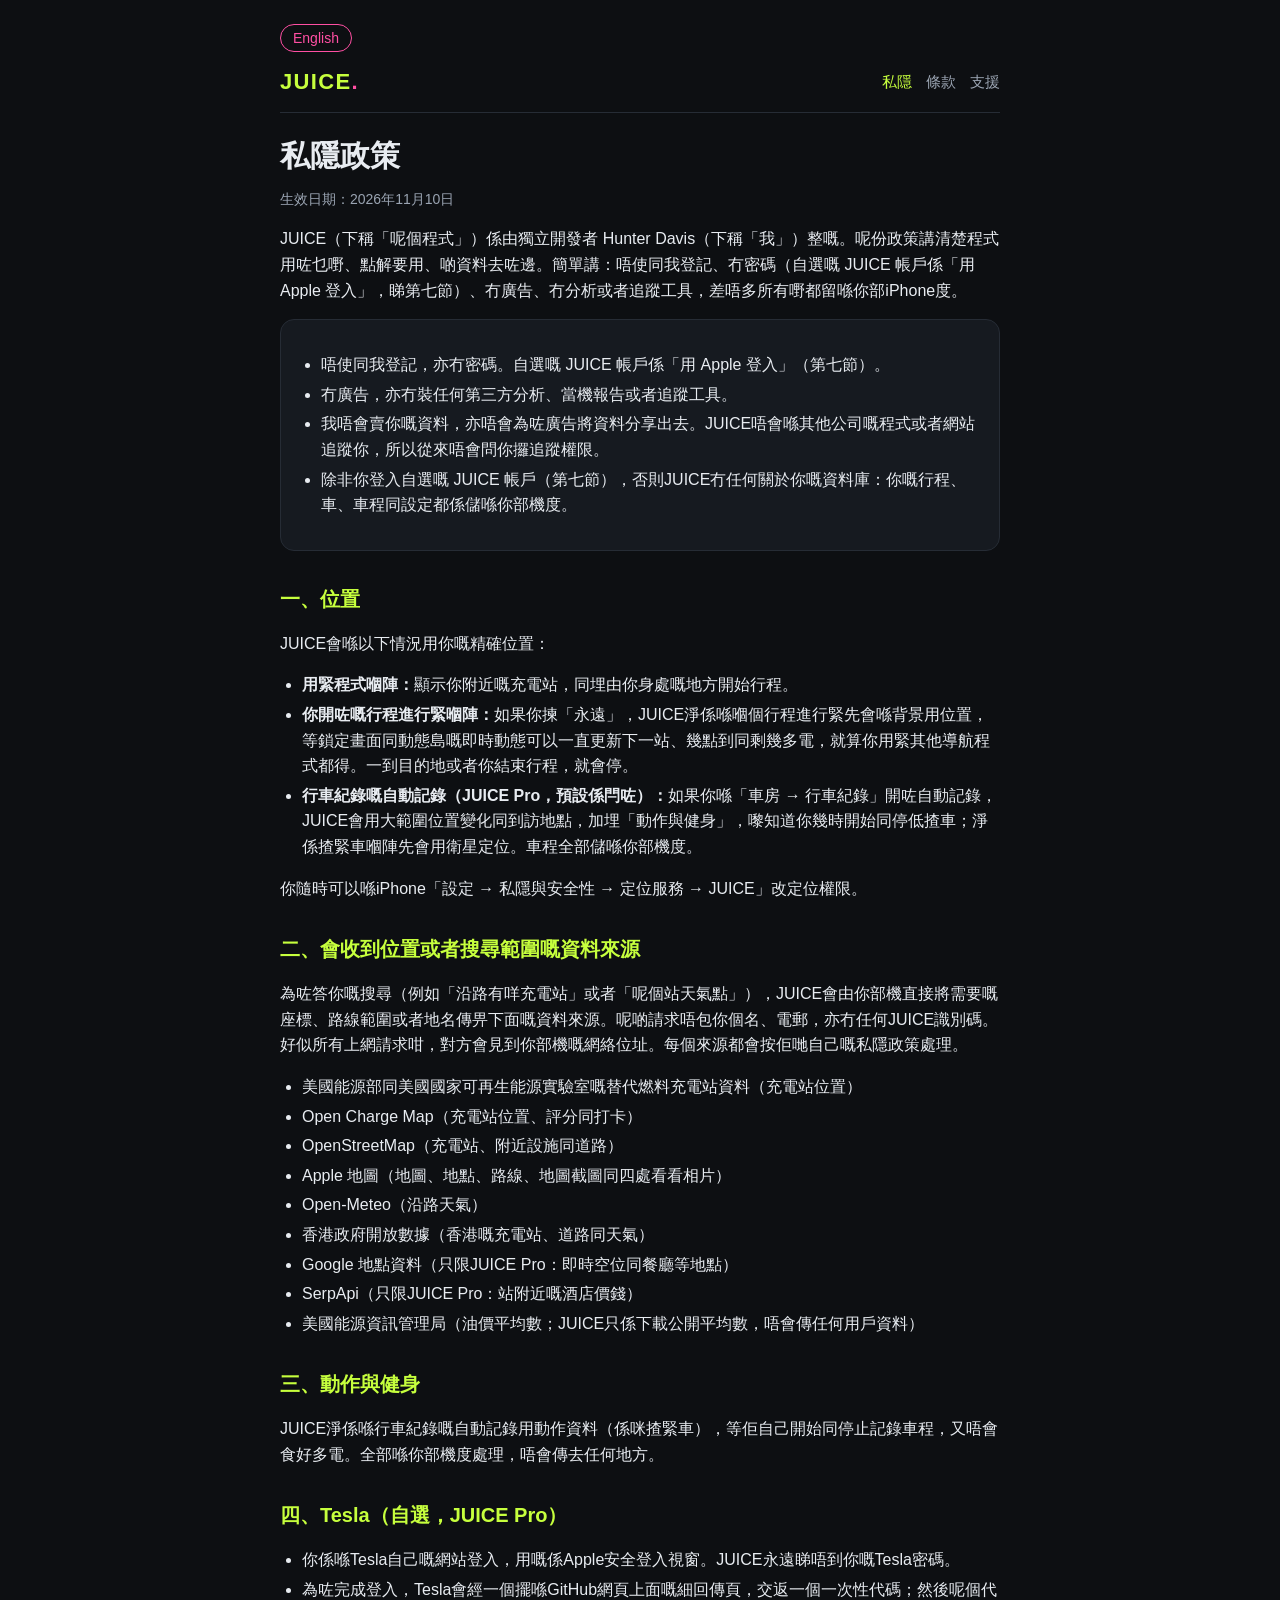
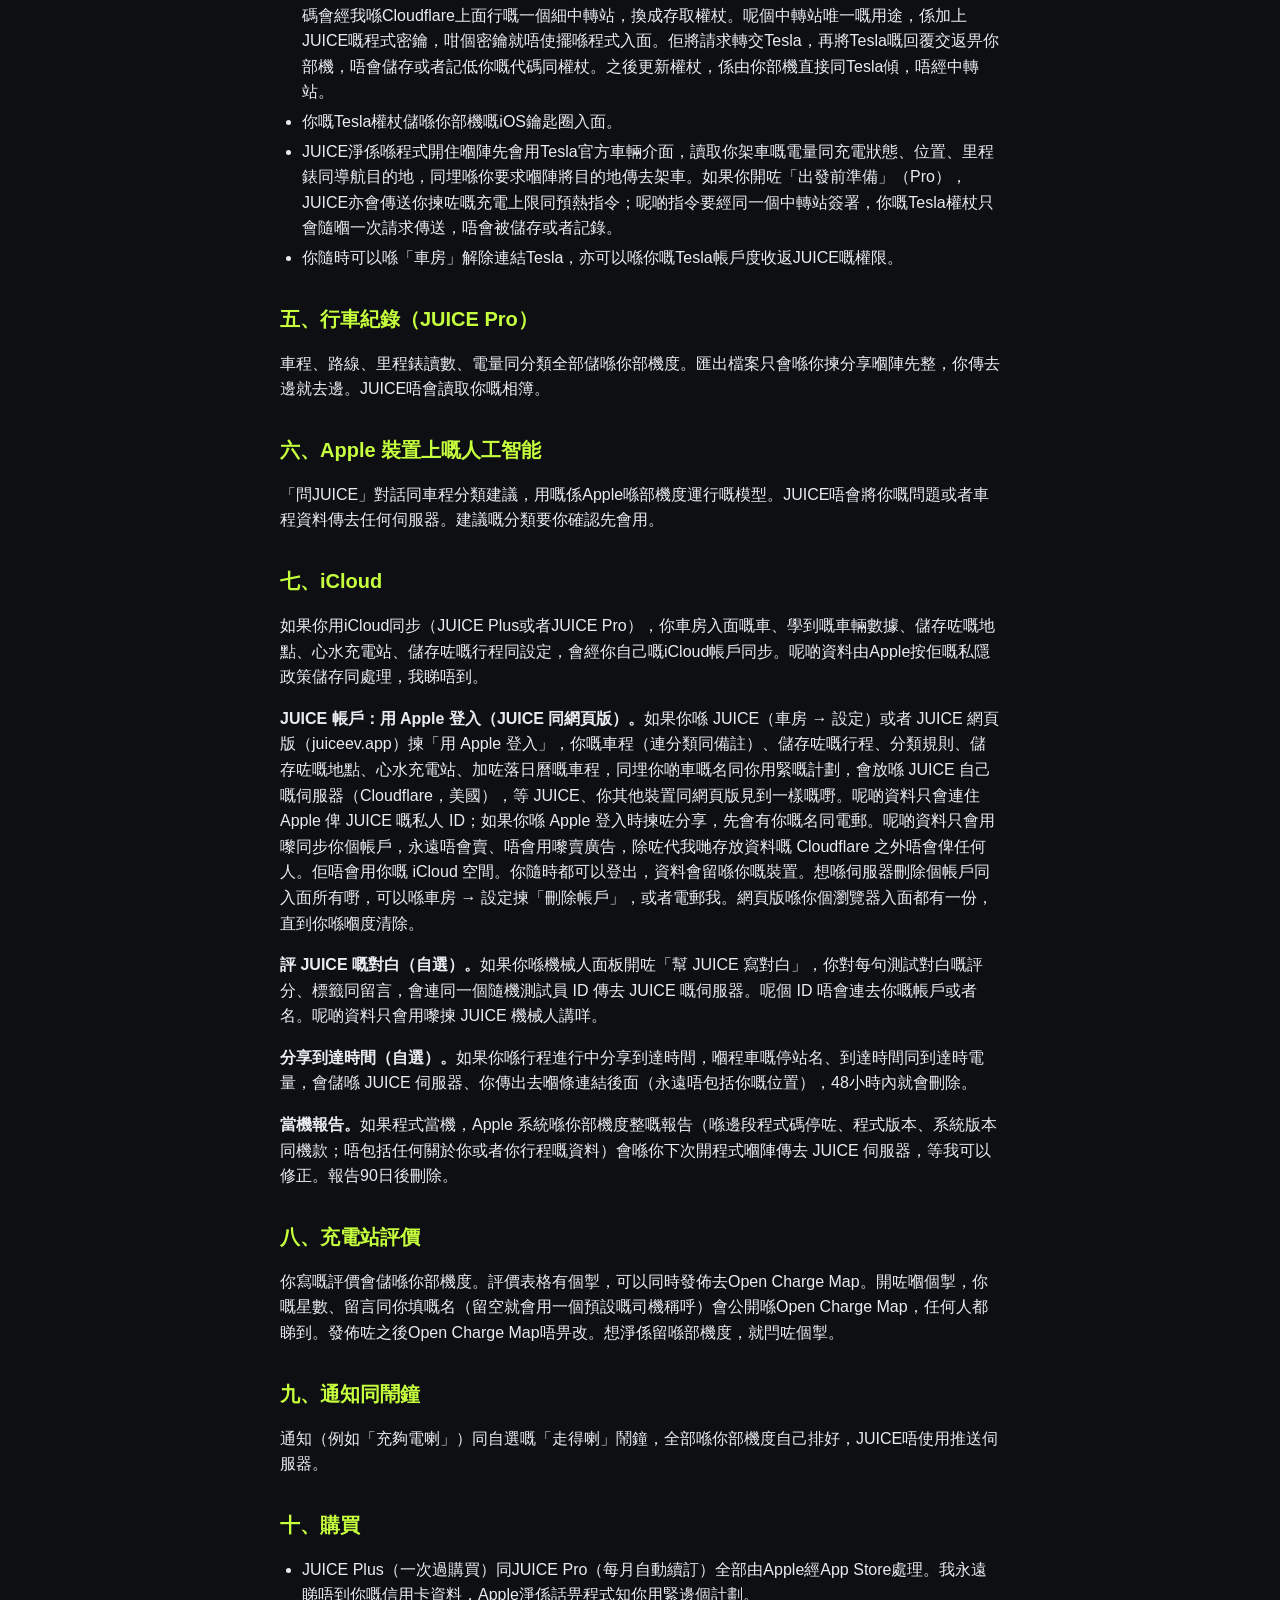
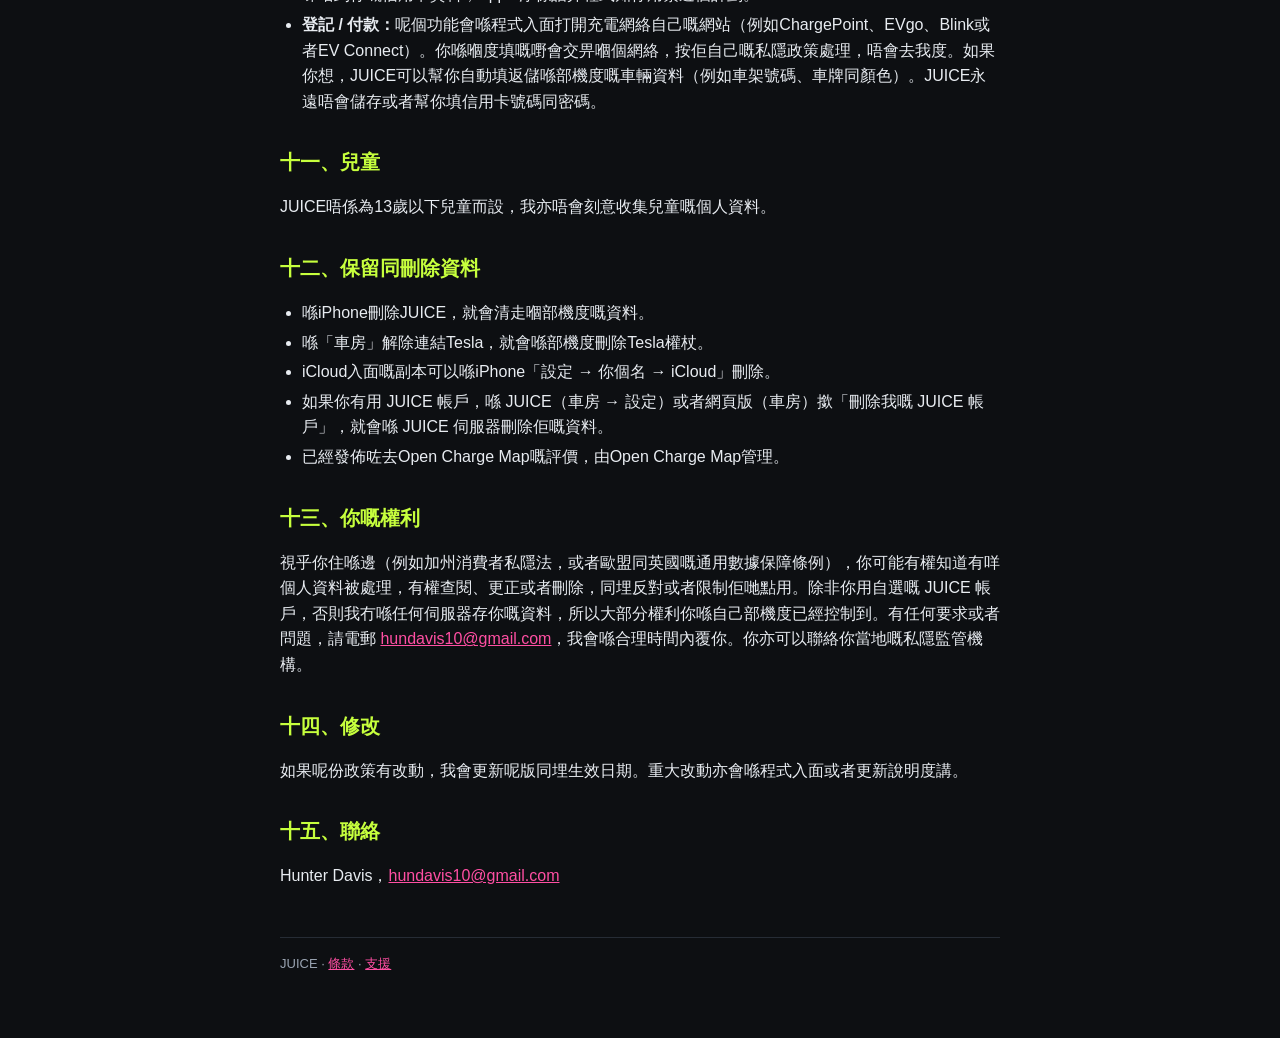
<file: zh-hk/privacy.html>
<!doctype html>
<html lang="zh-HK">
<head>
<meta charset="utf-8">
<meta name="viewport" content="width=device-width,initial-scale=1">
<title>JUICE 私隱政策</title>
<link rel="stylesheet" href="../style.css">
</head>
<body>
<main>
<a class="lang" href="../privacy.html" lang="en">English</a>
<header class="top">
<a class="brand" href="index.html">JUICE<span>.</span></a>
<nav><a class="on" href="privacy.html">私隱</a><a href="terms.html">條款</a><a href="support.html">支援</a></nav>
</header>
<h1>私隱政策</h1>
<p class="muted">生效日期：2026年11月10日</p>

<p>JUICE（下稱「呢個程式」）係由獨立開發者 Hunter Davis（下稱「我」）整嘅。呢份政策講清楚程式用咗乜嘢、點解要用、啲資料去咗邊。簡單講：唔使同我登記、冇密碼（自選嘅 JUICE 帳戶係「用 Apple 登入」，睇第七節）、冇廣告、冇分析或者追蹤工具，差唔多所有嘢都留喺你部iPhone度。</p>

<div class="card">
<ul>
<li>唔使同我登記，亦冇密碼。自選嘅 JUICE 帳戶係「用 Apple 登入」（第七節）。</li>
<li>冇廣告，亦冇裝任何第三方分析、當機報告或者追蹤工具。</li>
<li>我唔會賣你嘅資料，亦唔會為咗廣告將資料分享出去。JUICE唔會喺其他公司嘅程式或者網站追蹤你，所以從來唔會問你攞追蹤權限。</li>
<li>除非你登入自選嘅 JUICE 帳戶（第七節），否則JUICE冇任何關於你嘅資料庫：你嘅行程、車、車程同設定都係儲喺你部機度。</li>
</ul>
</div>

<h2>一、位置</h2>
<p>JUICE會喺以下情況用你嘅精確位置：</p>
<ul>
<li><b>用緊程式嗰陣：</b>顯示你附近嘅充電站，同埋由你身處嘅地方開始行程。</li>
<li><b>你開咗嘅行程進行緊嗰陣：</b>如果你揀「永遠」，JUICE淨係喺嗰個行程進行緊先會喺背景用位置，等鎖定畫面同動態島嘅即時動態可以一直更新下一站、幾點到同剩幾多電，就算你用緊其他導航程式都得。一到目的地或者你結束行程，就會停。</li>
<li><b>行車紀錄嘅自動記錄（JUICE Pro，預設係閂咗）：</b>如果你喺「車房 → 行車紀錄」開咗自動記錄，JUICE會用大範圍位置變化同到訪地點，加埋「動作與健身」，嚟知道你幾時開始同停低揸車；淨係揸緊車嗰陣先會用衛星定位。車程全部儲喺你部機度。</li>
</ul>
<p>你隨時可以喺iPhone「設定 → 私隱與安全性 → 定位服務 → JUICE」改定位權限。</p>

<h2>二、會收到位置或者搜尋範圍嘅資料來源</h2>
<p>為咗答你嘅搜尋（例如「沿路有咩充電站」或者「呢個站天氣點」），JUICE會由你部機直接將需要嘅座標、路線範圍或者地名傳畀下面嘅資料來源。呢啲請求唔包你個名、電郵，亦冇任何JUICE識別碼。好似所有上網請求咁，對方會見到你部機嘅網絡位址。每個來源都會按佢哋自己嘅私隱政策處理。</p>
<ul>
<li>美國能源部同美國國家可再生能源實驗室嘅替代燃料充電站資料（充電站位置）</li>
<li>Open Charge Map（充電站位置、評分同打卡）</li>
<li>OpenStreetMap（充電站、附近設施同道路）</li>
<li>Apple 地圖（地圖、地點、路線、地圖截圖同四處看看相片）</li>
<li>Open-Meteo（沿路天氣）</li>
<li>香港政府開放數據（香港嘅充電站、道路同天氣）</li>
<li>Google 地點資料（只限JUICE Pro：即時空位同餐廳等地點）</li>
<li>SerpApi（只限JUICE Pro：站附近嘅酒店價錢）</li>
<li>美國能源資訊管理局（油價平均數；JUICE只係下載公開平均數，唔會傳任何用戶資料）</li>
</ul>

<h2>三、動作與健身</h2>
<p>JUICE淨係喺行車紀錄嘅自動記錄用動作資料（係咪揸緊車），等佢自己開始同停止記錄車程，又唔會食好多電。全部喺你部機度處理，唔會傳去任何地方。</p>

<h2>四、Tesla（自選，JUICE Pro）</h2>
<ul>
<li>你係喺Tesla自己嘅網站登入，用嘅係Apple安全登入視窗。JUICE永遠睇唔到你嘅Tesla密碼。</li>
<li>為咗完成登入，Tesla會經一個擺喺GitHub網頁上面嘅細回傳頁，交返一個一次性代碼；然後呢個代碼會經我喺Cloudflare上面行嘅一個細中轉站，換成存取權杖。呢個中轉站唯一嘅用途，係加上JUICE嘅程式密鑰，咁個密鑰就唔使擺喺程式入面。佢將請求轉交Tesla，再將Tesla嘅回覆交返畀你部機，唔會儲存或者記低你嘅代碼同權杖。之後更新權杖，係由你部機直接同Tesla傾，唔經中轉站。</li>
<li>你嘅Tesla權杖儲喺你部機嘅iOS鑰匙圈入面。</li>
<li>JUICE淨係喺程式開住嗰陣先會用Tesla官方車輛介面，讀取你架車嘅電量同充電狀態、位置、里程錶同導航目的地，同埋喺你要求嗰陣將目的地傳去架車。如果你開咗「出發前準備」（Pro），JUICE亦會傳送你揀咗嘅充電上限同預熱指令；呢啲指令要經同一個中轉站簽署，你嘅Tesla權杖只會隨嗰一次請求傳送，唔會被儲存或者記錄。</li>
<li>你隨時可以喺「車房」解除連結Tesla，亦可以喺你嘅Tesla帳戶度收返JUICE嘅權限。</li>
</ul>

<h2>五、行車紀錄（JUICE Pro）</h2>
<p>車程、路線、里程錶讀數、電量同分類全部儲喺你部機度。匯出檔案只會喺你揀分享嗰陣先整，你傳去邊就去邊。JUICE唔會讀取你嘅相簿。</p>

<h2>六、Apple 裝置上嘅人工智能</h2>
<p>「問JUICE」對話同車程分類建議，用嘅係Apple喺部機度運行嘅模型。JUICE唔會將你嘅問題或者車程資料傳去任何伺服器。建議嘅分類要你確認先會用。</p>

<h2>七、iCloud</h2>
<p>如果你用iCloud同步（JUICE Plus或者JUICE Pro），你車房入面嘅車、學到嘅車輛數據、儲存咗嘅地點、心水充電站、儲存咗嘅行程同設定，會經你自己嘅iCloud帳戶同步。呢啲資料由Apple按佢嘅私隱政策儲存同處理，我睇唔到。</p>
<p><strong>JUICE 帳戶：用 Apple 登入（JUICE 同網頁版）。</strong>如果你喺 JUICE（車房 → 設定）或者 JUICE 網頁版（juiceev.app）揀「用 Apple 登入」，你嘅車程（連分類同備註）、儲存咗嘅行程、分類規則、儲存咗嘅地點、心水充電站、加咗落日曆嘅車程，同埋你啲車嘅名同你用緊嘅計劃，會放喺 JUICE 自己嘅伺服器（Cloudflare，美國），等 JUICE、你其他裝置同網頁版見到一樣嘅嘢。呢啲資料只會連住 Apple 俾 JUICE 嘅私人 ID；如果你喺 Apple 登入時揀咗分享，先會有你嘅名同電郵。呢啲資料只會用嚟同步你個帳戶，永遠唔會賣、唔會用嚟賣廣告，除咗代我哋存放資料嘅 Cloudflare 之外唔會俾任何人。佢唔會用你嘅 iCloud 空間。你隨時都可以登出，資料會留喺你嘅裝置。想喺伺服器刪除個帳戶同入面所有嘢，可以喺車房 → 設定揀「刪除帳戶」，或者電郵我。網頁版喺你個瀏覽器入面都有一份，直到你喺嗰度清除。</p>
<p><strong>評 JUICE 嘅對白（自選）。</strong>如果你喺機械人面板開咗「幫 JUICE 寫對白」，你對每句測試對白嘅評分、標籤同留言，會連同一個隨機測試員 ID 傳去 JUICE 嘅伺服器。呢個 ID 唔會連去你嘅帳戶或者名。呢啲資料只會用嚟揀 JUICE 機械人講咩。</p>

<p><strong>分享到達時間（自選）。</strong>如果你喺行程進行中分享到達時間，嗰程車嘅停站名、到達時間同到達時電量，會儲喺 JUICE 伺服器、你傳出去嗰條連結後面（永遠唔包括你嘅位置），48小時內就會刪除。</p>
<p><strong>當機報告。</strong>如果程式當機，Apple 系統喺你部機度整嘅報告（喺邊段程式碼停咗、程式版本、系統版本同機款；唔包括任何關於你或者你行程嘅資料）會喺你下次開程式嗰陣傳去 JUICE 伺服器，等我可以修正。報告90日後刪除。</p>

<h2>八、充電站評價</h2>
<p>你寫嘅評價會儲喺你部機度。評價表格有個掣，可以同時發佈去Open Charge Map。開咗嗰個掣，你嘅星數、留言同你填嘅名（留空就會用一個預設嘅司機稱呼）會公開喺Open Charge Map，任何人都睇到。發佈咗之後Open Charge Map唔畀改。想淨係留喺部機度，就閂咗個掣。</p>

<h2>九、通知同鬧鐘</h2>
<p>通知（例如「充夠電喇」）同自選嘅「走得喇」鬧鐘，全部喺你部機度自己排好，JUICE唔使用推送伺服器。</p>

<h2>十、購買</h2>
<ul>
<li>JUICE Plus（一次過購買）同JUICE Pro（每月自動續訂）全部由Apple經App Store處理。我永遠睇唔到你嘅信用卡資料，Apple淨係話畀程式知你用緊邊個計劃。</li>
<li><b>登記 / 付款：</b>呢個功能會喺程式入面打開充電網絡自己嘅網站（例如ChargePoint、EVgo、Blink或者EV Connect）。你喺嗰度填嘅嘢會交畀嗰個網絡，按佢自己嘅私隱政策處理，唔會去我度。如果你想，JUICE可以幫你自動填返儲喺部機度嘅車輛資料（例如車架號碼、車牌同顏色）。JUICE永遠唔會儲存或者幫你填信用卡號碼同密碼。</li>
</ul>

<h2>十一、兒童</h2>
<p>JUICE唔係為13歲以下兒童而設，我亦唔會刻意收集兒童嘅個人資料。</p>

<h2>十二、保留同刪除資料</h2>
<ul>
<li>喺iPhone刪除JUICE，就會清走嗰部機度嘅資料。</li>
<li>喺「車房」解除連結Tesla，就會喺部機度刪除Tesla權杖。</li>
<li>iCloud入面嘅副本可以喺iPhone「設定 → 你個名 → iCloud」刪除。</li>
<li>如果你有用 JUICE 帳戶，喺 JUICE（車房 → 設定）或者網頁版（車房）撳「刪除我嘅 JUICE 帳戶」，就會喺 JUICE 伺服器刪除佢嘅資料。</li>
<li>已經發佈咗去Open Charge Map嘅評價，由Open Charge Map管理。</li>
</ul>

<h2>十三、你嘅權利</h2>
<p>視乎你住喺邊（例如加州消費者私隱法，或者歐盟同英國嘅通用數據保障條例），你可能有權知道有咩個人資料被處理，有權查閱、更正或者刪除，同埋反對或者限制佢哋點用。除非你用自選嘅 JUICE 帳戶，否則我冇喺任何伺服器存你嘅資料，所以大部分權利你喺自己部機度已經控制到。有任何要求或者問題，請電郵 <a href="mailto:hundavis10@gmail.com">hundavis10@gmail.com</a>，我會喺合理時間內覆你。你亦可以聯絡你當地嘅私隱監管機構。</p>

<h2>十四、修改</h2>
<p>如果呢份政策有改動，我會更新呢版同埋生效日期。重大改動亦會喺程式入面或者更新說明度講。</p>

<h2>十五、聯絡</h2>
<p>Hunter Davis，<a href="mailto:hundavis10@gmail.com">hundavis10@gmail.com</a></p>

<footer>JUICE · <a href="terms.html">條款</a> · <a href="support.html">支援</a></footer>
</main>
</body>
</html>
</file>
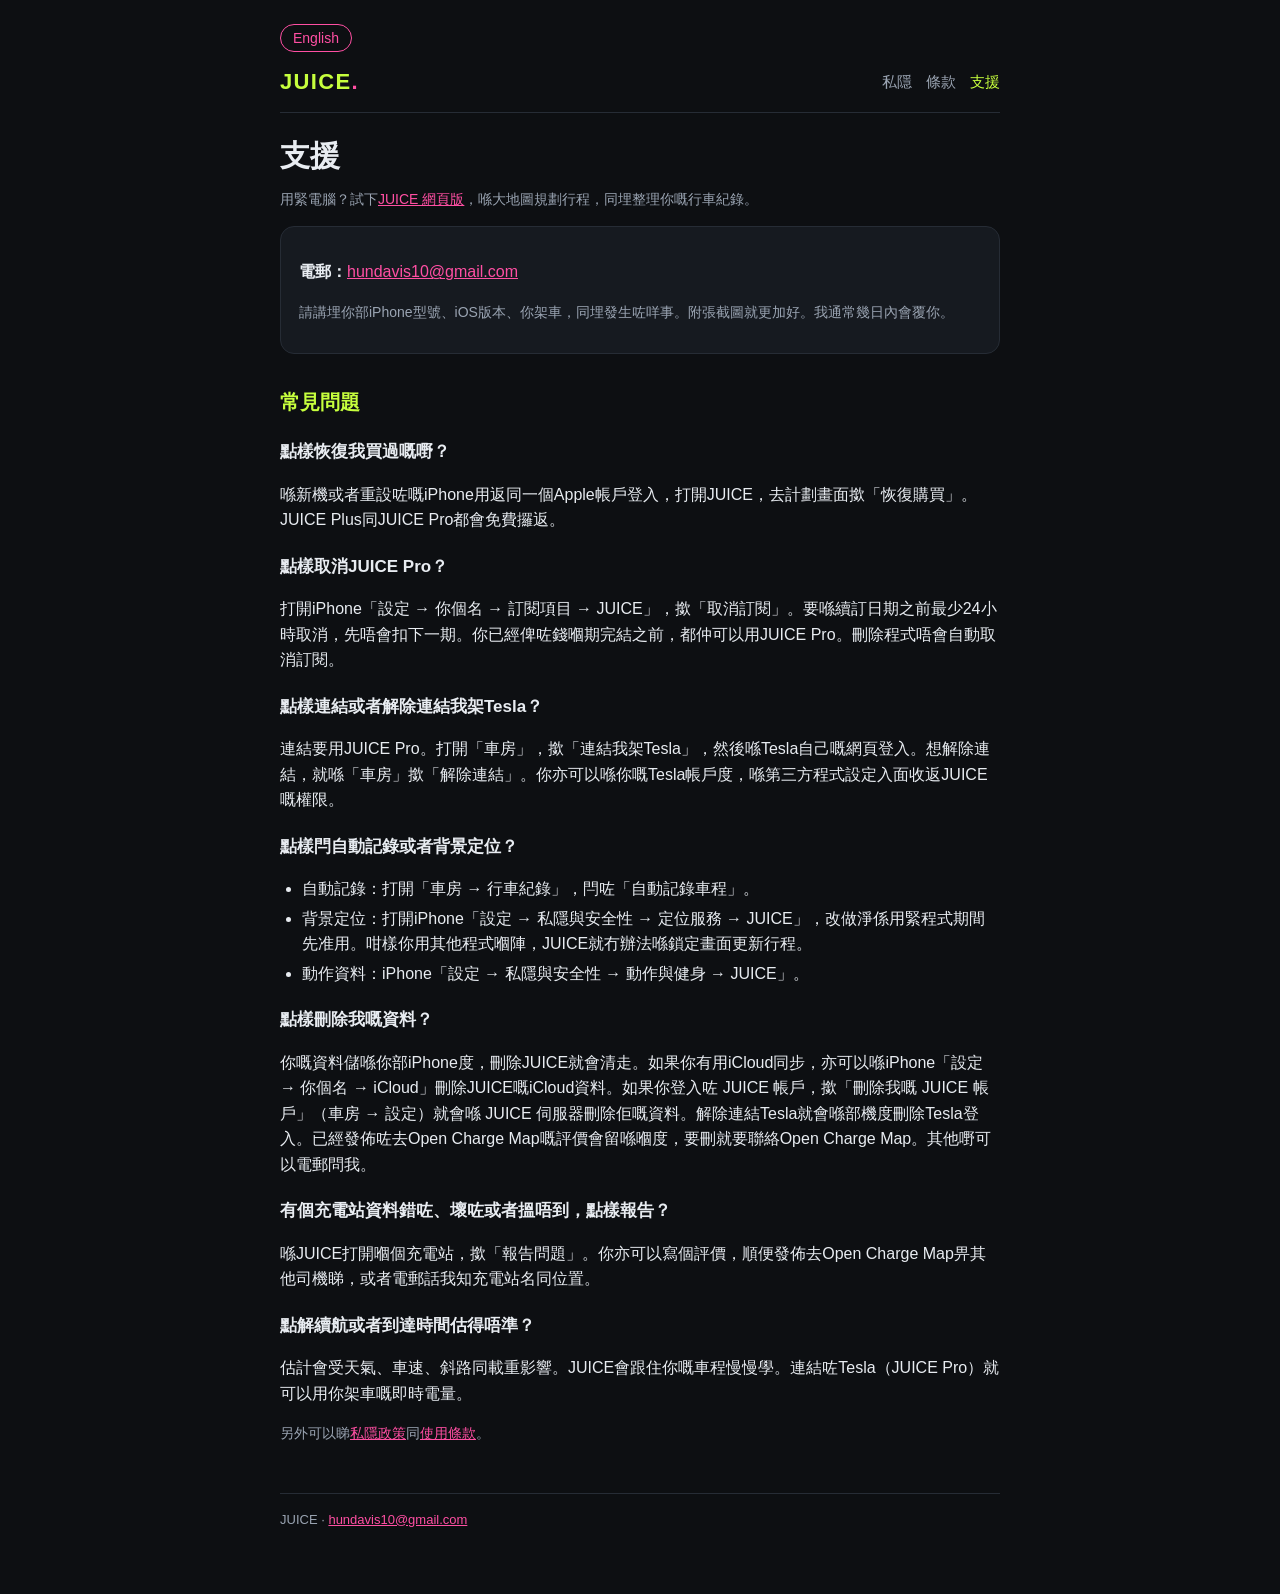
<file: zh-hk/support.html>
<!doctype html>
<html lang="zh-HK">
<head>
<meta charset="utf-8">
<meta name="viewport" content="width=device-width,initial-scale=1">
<title>JUICE 支援</title>
<link rel="stylesheet" href="../style.css">
</head>
<body>
<main>
<a class="lang" href="../support.html" lang="en">English</a>
<header class="top">
<a class="brand" href="index.html">JUICE<span>.</span></a>
<nav><a href="privacy.html">私隱</a><a href="terms.html">條款</a><a class="on" href="support.html">支援</a></nav>
</header>
<h1>支援</h1>
<p class="muted">用緊電腦？試下<a href="app/">JUICE 網頁版</a>，喺大地圖規劃行程，同埋整理你嘅行車紀錄。</p>

<div class="card">
<p><b>電郵：</b><a href="mailto:hundavis10@gmail.com">hundavis10@gmail.com</a></p>
<p class="muted">請講埋你部iPhone型號、iOS版本、你架車，同埋發生咗咩事。附張截圖就更加好。我通常幾日內會覆你。</p>
</div>

<h2>常見問題</h2>

<h3>點樣恢復我買過嘅嘢？</h3>
<p>喺新機或者重設咗嘅iPhone用返同一個Apple帳戶登入，打開JUICE，去計劃畫面撳「恢復購買」。JUICE Plus同JUICE Pro都會免費攞返。</p>

<h3>點樣取消JUICE Pro？</h3>
<p>打開iPhone「設定 → 你個名 → 訂閱項目 → JUICE」，撳「取消訂閱」。要喺續訂日期之前最少24小時取消，先唔會扣下一期。你已經俾咗錢嗰期完結之前，都仲可以用JUICE Pro。刪除程式唔會自動取消訂閱。</p>

<h3>點樣連結或者解除連結我架Tesla？</h3>
<p>連結要用JUICE Pro。打開「車房」，撳「連結我架Tesla」，然後喺Tesla自己嘅網頁登入。想解除連結，就喺「車房」撳「解除連結」。你亦可以喺你嘅Tesla帳戶度，喺第三方程式設定入面收返JUICE嘅權限。</p>

<h3>點樣閂自動記錄或者背景定位？</h3>
<ul>
<li>自動記錄：打開「車房 → 行車紀錄」，閂咗「自動記錄車程」。</li>
<li>背景定位：打開iPhone「設定 → 私隱與安全性 → 定位服務 → JUICE」，改做淨係用緊程式期間先准用。咁樣你用其他程式嗰陣，JUICE就冇辦法喺鎖定畫面更新行程。</li>
<li>動作資料：iPhone「設定 → 私隱與安全性 → 動作與健身 → JUICE」。</li>
</ul>

<h3>點樣刪除我嘅資料？</h3>
<p>你嘅資料儲喺你部iPhone度，刪除JUICE就會清走。如果你有用iCloud同步，亦可以喺iPhone「設定 → 你個名 → iCloud」刪除JUICE嘅iCloud資料。如果你登入咗 JUICE 帳戶，撳「刪除我嘅 JUICE 帳戶」（車房 → 設定）就會喺 JUICE 伺服器刪除佢嘅資料。解除連結Tesla就會喺部機度刪除Tesla登入。已經發佈咗去Open Charge Map嘅評價會留喺嗰度，要刪就要聯絡Open Charge Map。其他嘢可以電郵問我。</p>

<h3>有個充電站資料錯咗、壞咗或者搵唔到，點樣報告？</h3>
<p>喺JUICE打開嗰個充電站，撳「報告問題」。你亦可以寫個評價，順便發佈去Open Charge Map畀其他司機睇，或者電郵話我知充電站名同位置。</p>

<h3>點解續航或者到達時間估得唔準？</h3>
<p>估計會受天氣、車速、斜路同載重影響。JUICE會跟住你嘅車程慢慢學。連結咗Tesla（JUICE Pro）就可以用你架車嘅即時電量。</p>

<p class="muted">另外可以睇<a href="privacy.html">私隱政策</a>同<a href="terms.html">使用條款</a>。</p>

<footer>JUICE · <a href="mailto:hundavis10@gmail.com">hundavis10@gmail.com</a></footer>
</main>
</body>
</html>
</file>
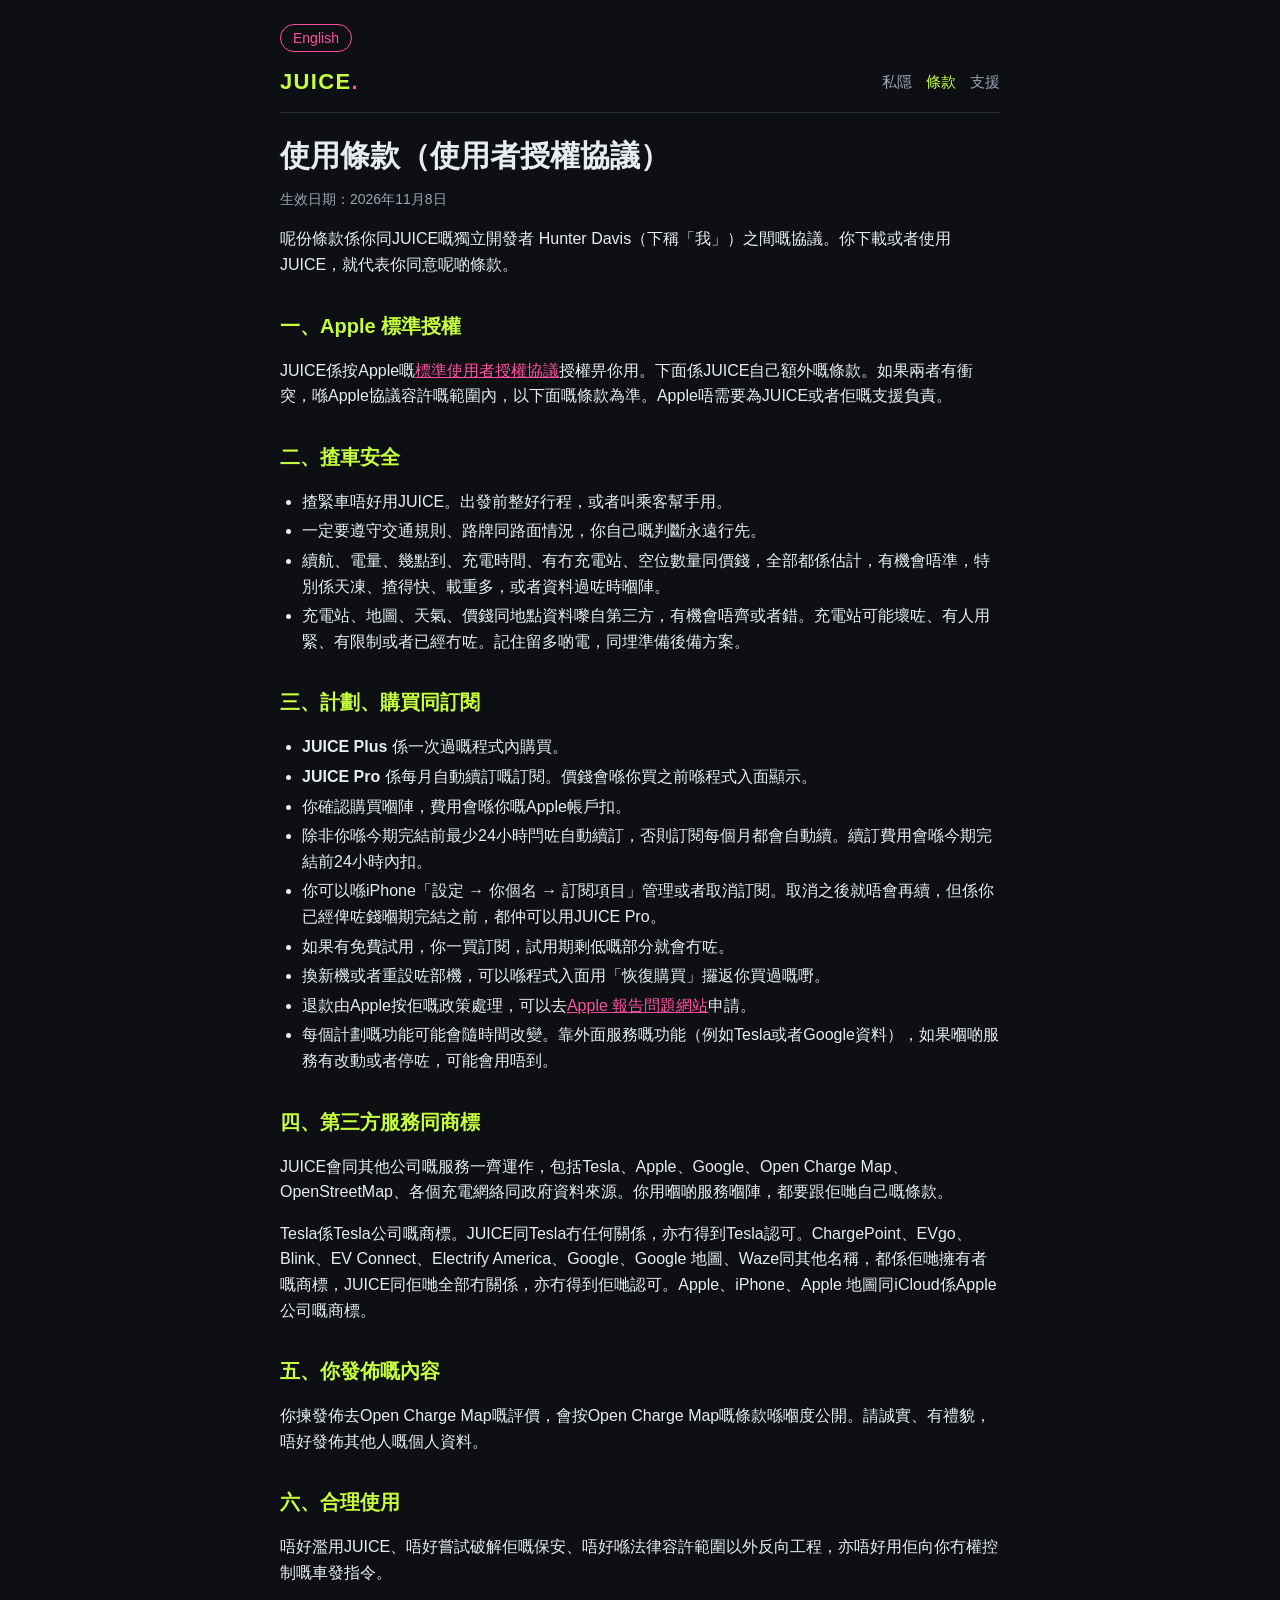
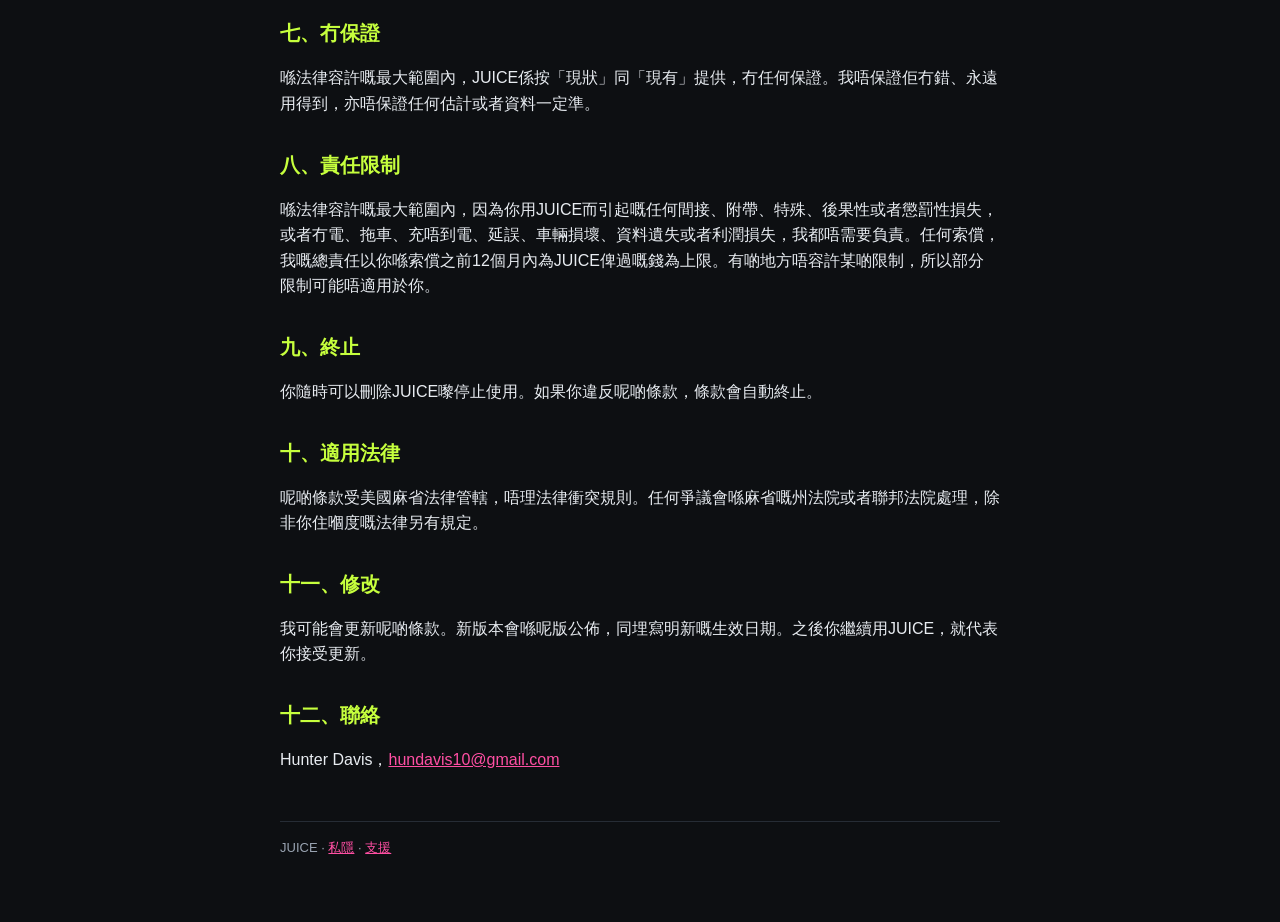
<file: zh-hk/terms.html>
<!doctype html>
<html lang="zh-HK">
<head>
<meta charset="utf-8">
<meta name="viewport" content="width=device-width,initial-scale=1">
<title>JUICE 使用條款</title>
<link rel="stylesheet" href="../style.css">
</head>
<body>
<main>
<a class="lang" href="../terms.html" lang="en">English</a>
<header class="top">
<a class="brand" href="index.html">JUICE<span>.</span></a>
<nav><a href="privacy.html">私隱</a><a class="on" href="terms.html">條款</a><a href="support.html">支援</a></nav>
</header>
<h1>使用條款（使用者授權協議）</h1>
<p class="muted">生效日期：2026年11月8日</p>

<p>呢份條款係你同JUICE嘅獨立開發者 Hunter Davis（下稱「我」）之間嘅協議。你下載或者使用JUICE，就代表你同意呢啲條款。</p>

<h2>一、Apple 標準授權</h2>
<p>JUICE係按Apple嘅<a href="https://www.apple.com/legal/internet-services/itunes/dev/stdeula/">標準使用者授權協議</a>授權畀你用。下面係JUICE自己額外嘅條款。如果兩者有衝突，喺Apple協議容許嘅範圍內，以下面嘅條款為準。Apple唔需要為JUICE或者佢嘅支援負責。</p>

<h2>二、揸車安全</h2>
<ul>
<li>揸緊車唔好用JUICE。出發前整好行程，或者叫乘客幫手用。</li>
<li>一定要遵守交通規則、路牌同路面情況，你自己嘅判斷永遠行先。</li>
<li>續航、電量、幾點到、充電時間、有冇充電站、空位數量同價錢，全部都係估計，有機會唔準，特別係天凍、揸得快、載重多，或者資料過咗時嗰陣。</li>
<li>充電站、地圖、天氣、價錢同地點資料嚟自第三方，有機會唔齊或者錯。充電站可能壞咗、有人用緊、有限制或者已經冇咗。記住留多啲電，同埋準備後備方案。</li>
</ul>

<h2>三、計劃、購買同訂閱</h2>
<ul>
<li><b>JUICE Plus</b> 係一次過嘅程式內購買。</li>
<li><b>JUICE Pro</b> 係每月自動續訂嘅訂閱。價錢會喺你買之前喺程式入面顯示。</li>
<li>你確認購買嗰陣，費用會喺你嘅Apple帳戶扣。</li>
<li>除非你喺今期完結前最少24小時閂咗自動續訂，否則訂閱每個月都會自動續。續訂費用會喺今期完結前24小時內扣。</li>
<li>你可以喺iPhone「設定 → 你個名 → 訂閱項目」管理或者取消訂閱。取消之後就唔會再續，但係你已經俾咗錢嗰期完結之前，都仲可以用JUICE Pro。</li>
<li>如果有免費試用，你一買訂閱，試用期剩低嘅部分就會冇咗。</li>
<li>換新機或者重設咗部機，可以喺程式入面用「恢復購買」攞返你買過嘅嘢。</li>
<li>退款由Apple按佢嘅政策處理，可以去<a href="https://reportaproblem.apple.com">Apple 報告問題網站</a>申請。</li>
<li>每個計劃嘅功能可能會隨時間改變。靠外面服務嘅功能（例如Tesla或者Google資料），如果嗰啲服務有改動或者停咗，可能會用唔到。</li>
</ul>

<h2>四、第三方服務同商標</h2>
<p>JUICE會同其他公司嘅服務一齊運作，包括Tesla、Apple、Google、Open Charge Map、OpenStreetMap、各個充電網絡同政府資料來源。你用嗰啲服務嗰陣，都要跟佢哋自己嘅條款。</p>
<p>Tesla係Tesla公司嘅商標。JUICE同Tesla冇任何關係，亦冇得到Tesla認可。ChargePoint、EVgo、Blink、EV Connect、Electrify America、Google、Google 地圖、Waze同其他名稱，都係佢哋擁有者嘅商標，JUICE同佢哋全部冇關係，亦冇得到佢哋認可。Apple、iPhone、Apple 地圖同iCloud係Apple公司嘅商標。</p>

<h2>五、你發佈嘅內容</h2>
<p>你揀發佈去Open Charge Map嘅評價，會按Open Charge Map嘅條款喺嗰度公開。請誠實、有禮貌，唔好發佈其他人嘅個人資料。</p>

<h2>六、合理使用</h2>
<p>唔好濫用JUICE、唔好嘗試破解佢嘅保安、唔好喺法律容許範圍以外反向工程，亦唔好用佢向你冇權控制嘅車發指令。</p>

<h2>七、冇保證</h2>
<p>喺法律容許嘅最大範圍內，JUICE係按「現狀」同「現有」提供，冇任何保證。我唔保證佢冇錯、永遠用得到，亦唔保證任何估計或者資料一定準。</p>

<h2>八、責任限制</h2>
<p>喺法律容許嘅最大範圍內，因為你用JUICE而引起嘅任何間接、附帶、特殊、後果性或者懲罰性損失，或者冇電、拖車、充唔到電、延誤、車輛損壞、資料遺失或者利潤損失，我都唔需要負責。任何索償，我嘅總責任以你喺索償之前12個月內為JUICE俾過嘅錢為上限。有啲地方唔容許某啲限制，所以部分限制可能唔適用於你。</p>

<h2>九、終止</h2>
<p>你隨時可以刪除JUICE嚟停止使用。如果你違反呢啲條款，條款會自動終止。</p>

<h2>十、適用法律</h2>
<p>呢啲條款受美國麻省法律管轄，唔理法律衝突規則。任何爭議會喺麻省嘅州法院或者聯邦法院處理，除非你住嗰度嘅法律另有規定。</p>

<h2>十一、修改</h2>
<p>我可能會更新呢啲條款。新版本會喺呢版公佈，同埋寫明新嘅生效日期。之後你繼續用JUICE，就代表你接受更新。</p>

<h2>十二、聯絡</h2>
<p>Hunter Davis，<a href="mailto:hundavis10@gmail.com">hundavis10@gmail.com</a></p>

<footer>JUICE · <a href="privacy.html">私隱</a> · <a href="support.html">支援</a></footer>
</main>
</body>
</html>
</file>
<file: style.css>
:root{--bg:#0d0f12;--card:#161a20;--text:#e8ecf1;--muted:#9aa4b2;--lime:#c6ff3d;--pink:#ff4fa3;--line:#262c35}
*{box-sizing:border-box}
html{-webkit-text-size-adjust:100%}
body{margin:0;background:var(--bg);color:var(--text);font:16px/1.6 -apple-system,BlinkMacSystemFont,"SF Pro Text","PingFang HK","Noto Sans HK","Helvetica Neue",Arial,sans-serif}
main{max-width:760px;margin:0 auto;padding:24px 20px 64px}
header.top{display:flex;justify-content:space-between;align-items:center;gap:12px;flex-wrap:wrap;padding-bottom:12px;border-bottom:1px solid var(--line);margin-bottom:24px}
.brand{font-weight:800;font-size:22px;letter-spacing:.06em;color:var(--lime);text-decoration:none}
.brand span{color:var(--pink)}
nav a{color:var(--muted);text-decoration:none;margin-left:14px;font-size:15px}
nav a:hover,nav a.on{color:var(--lime)}
.lang{display:inline-block;margin-bottom:12px;font-size:14px;color:var(--pink);text-decoration:none;border:1px solid var(--pink);border-radius:999px;padding:2px 12px}
h1{font-size:30px;line-height:1.25;margin:8px 0 4px}
h2{font-size:20px;margin:32px 0 8px;color:var(--lime)}
h3{font-size:17px;margin:20px 0 6px}
p,li{color:var(--text)}
.muted{color:var(--muted);font-size:14px}
a{color:var(--pink)}
ul{padding-left:22px}
li{margin:4px 0}
.card{background:var(--card);border:1px solid var(--line);border-radius:14px;padding:16px 18px;margin:16px 0}
.cards{display:grid;gap:12px;grid-template-columns:repeat(auto-fit,minmax(200px,1fr));margin-top:20px}
.cards a{display:block;background:var(--card);border:1px solid var(--line);border-radius:14px;padding:16px;text-decoration:none;color:var(--text)}
.cards a b{display:block;color:var(--lime);margin-bottom:4px}
.cards a:hover{border-color:var(--lime)}
footer{margin-top:48px;padding-top:16px;border-top:1px solid var(--line);color:var(--muted);font-size:13px}
@media (max-width:480px){h1{font-size:25px}nav a{margin-left:10px}}
</file>
